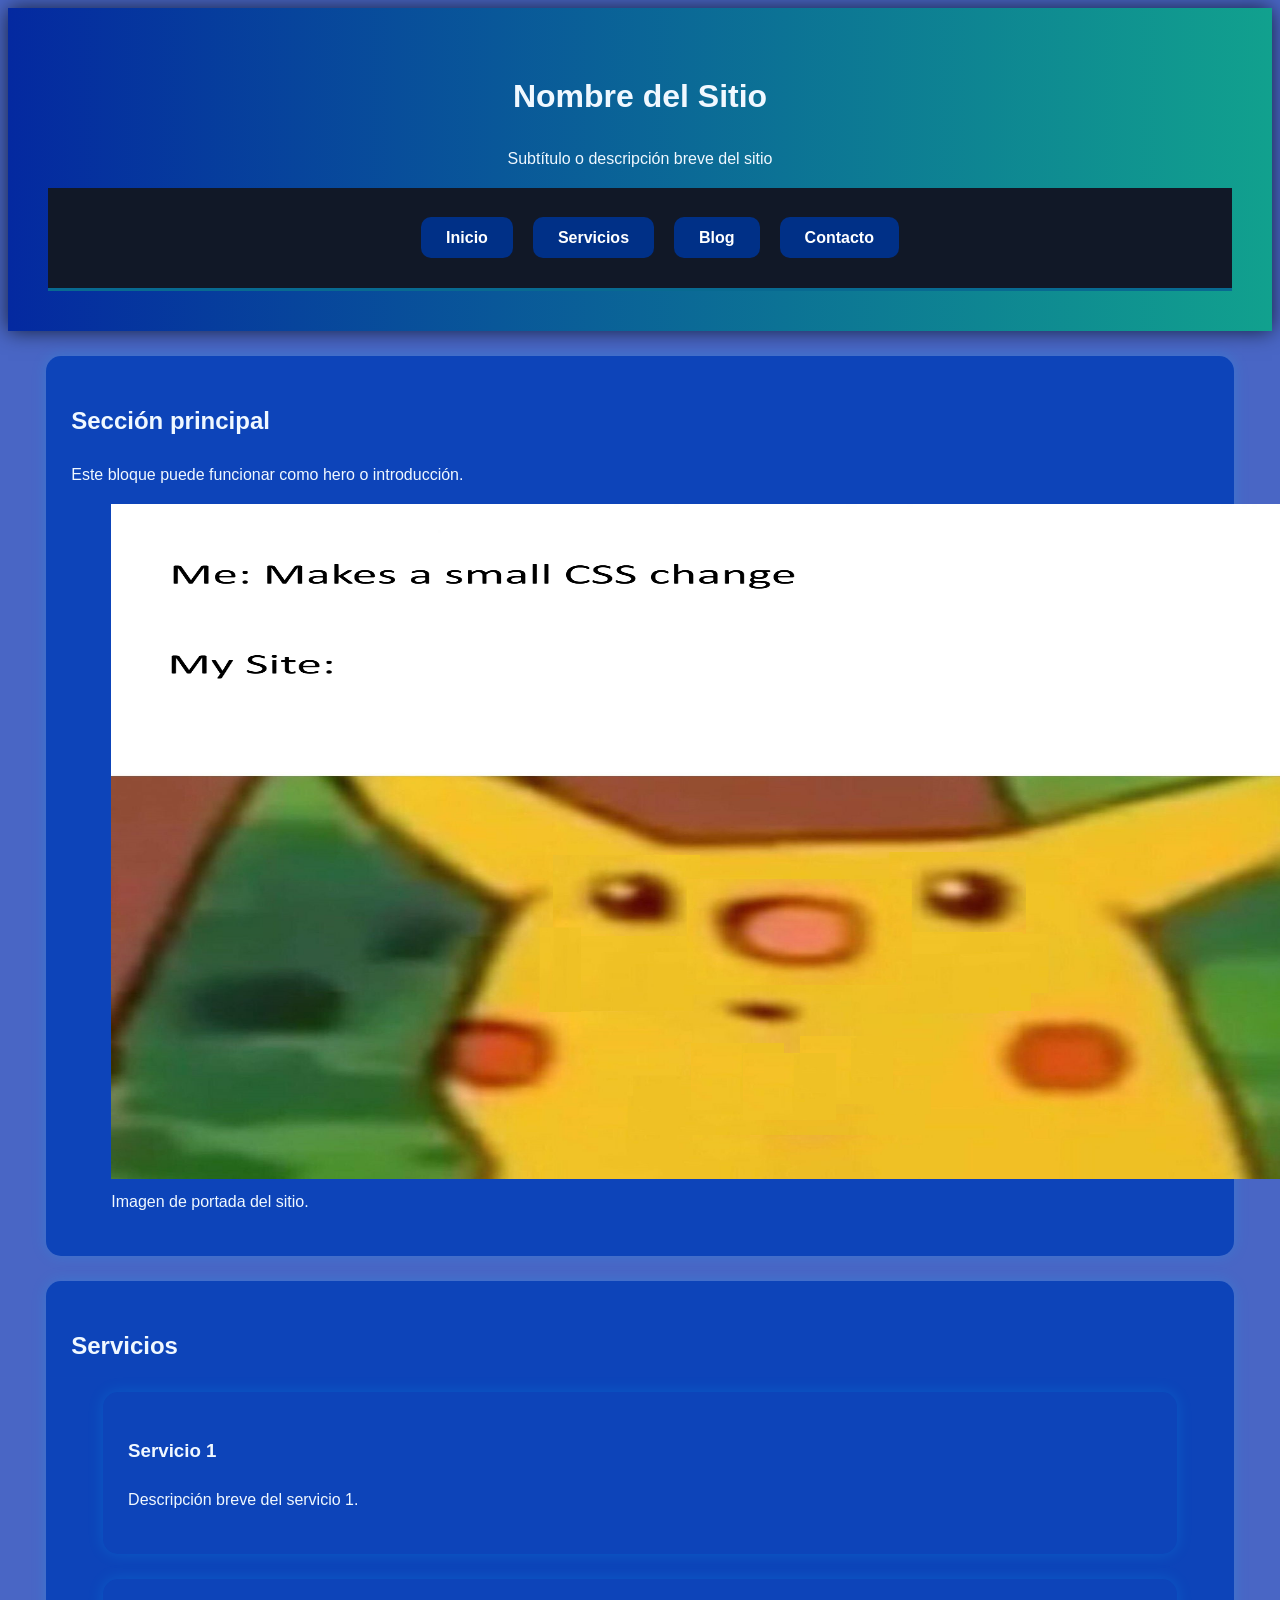
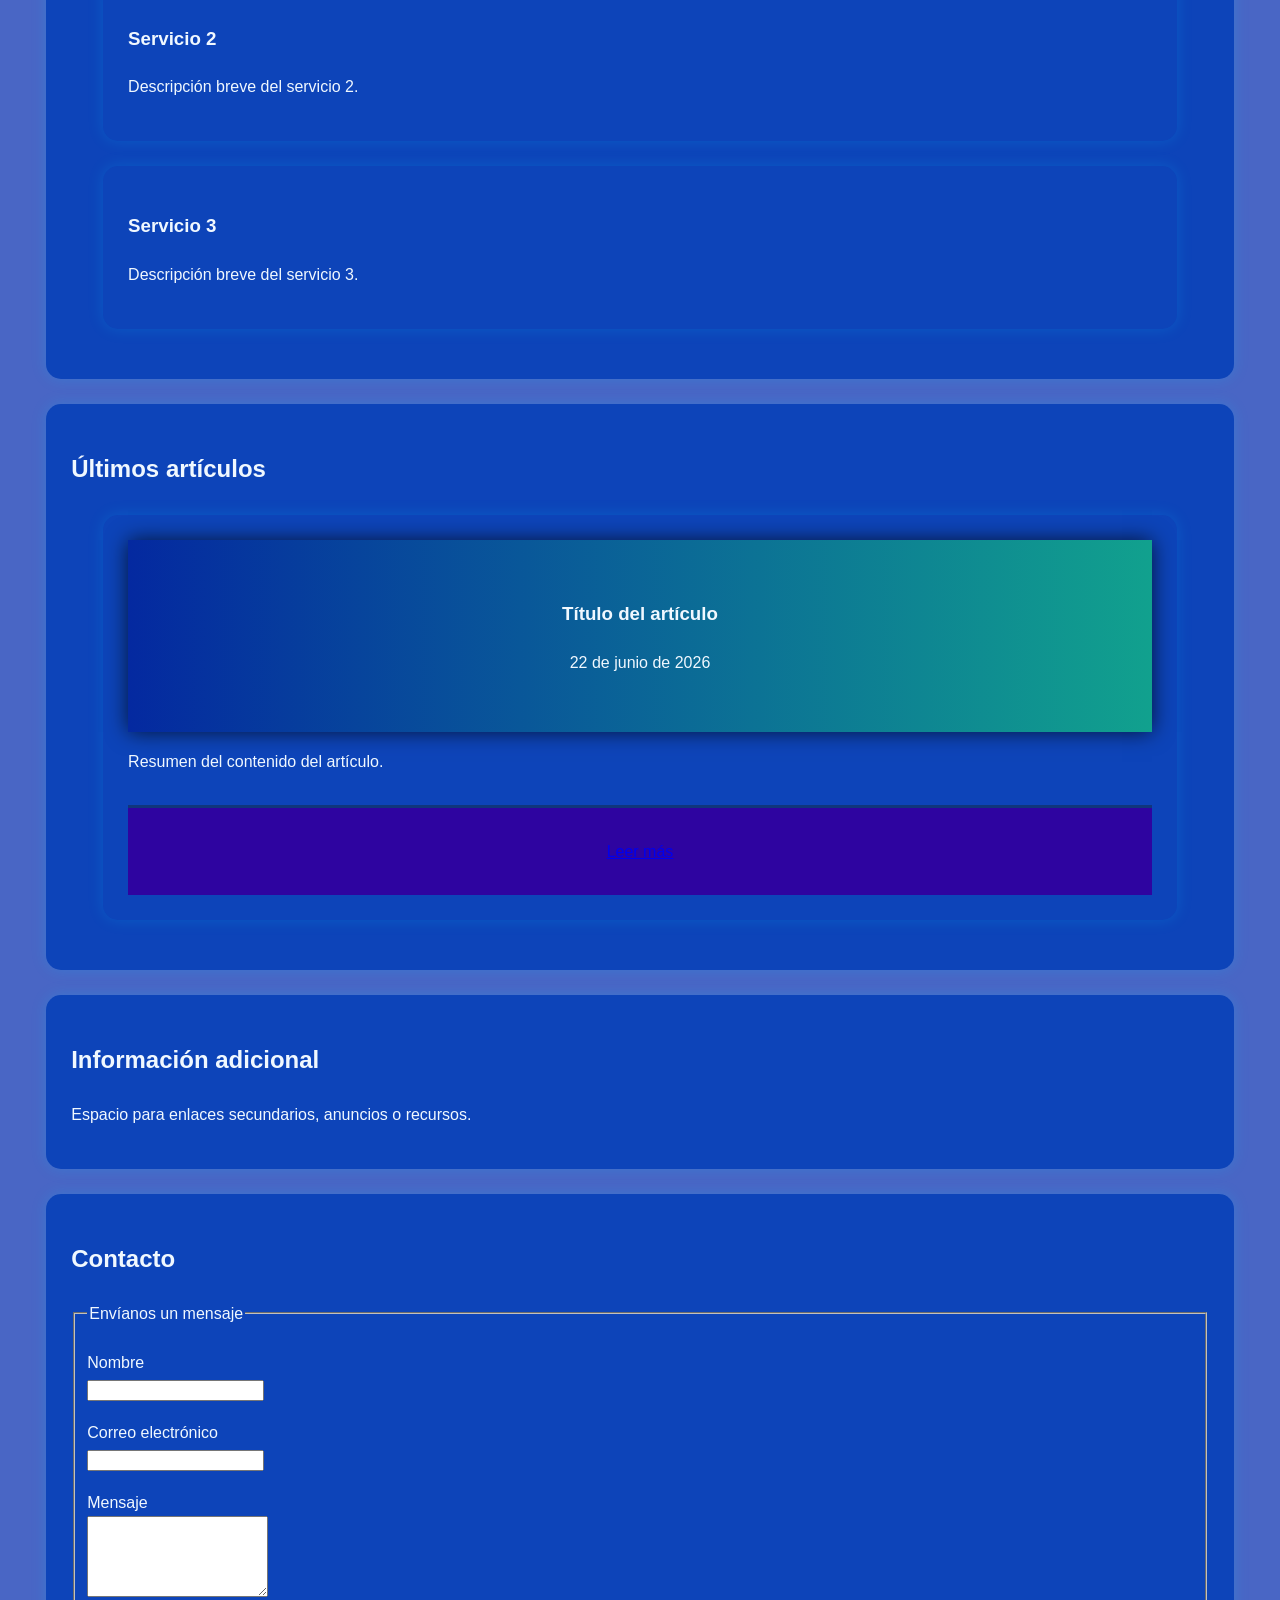
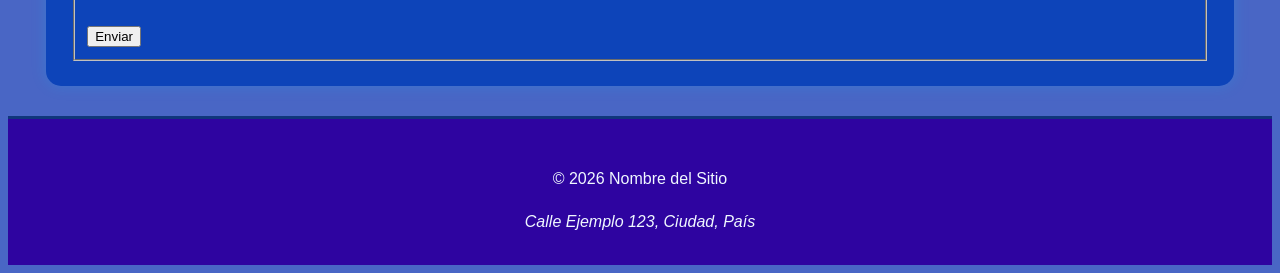
<file: actividadParticipacion1/index.html>
<!doctype html>
<html lang="es">
<head>
  <meta charset="utf-8">
  <meta name="viewport" content="width=device-width, initial-scale=1">
  <title>Actividad CSS - Estructura Semántica</title>
  <link rel="stylesheet" href="Sitio.css">
</head>
<body>
  <header>
    <h1>Nombre del Sitio</h1>
    <p>Subtítulo o descripción breve del sitio</p>

    <nav aria-label="Navegación principal">
      <ul>
        <li><a href="#inicio">Inicio</a></li>
        <li><a href="#servicios">Servicios</a></li>
        <li><a href="#blog">Blog</a></li>
        <li><a href="#contacto">Contacto</a></li>
      </ul>
    </nav>
  </header>

  <main>
    <section id="inicio" aria-labelledby="titulo-inicio">
      <h2 id="titulo-inicio">Sección principal</h2>
      <p>
        Este bloque puede funcionar como hero o introducción.
      </p>
      <figure>
        <img src="assets/img/hero-principal.png" alt="Imagen principal de ejemplo para la actividad" width="1200" height="675">
        <figcaption>Imagen de portada del sitio.</figcaption>
      </figure>
    </section>

    <section id="servicios" aria-labelledby="titulo-servicios">
      <h2 id="titulo-servicios">Servicios</h2>

      <article>
        <h3>Servicio 1</h3>
        <p>Descripción breve del servicio 1.</p>
      </article>

      <article>
        <h3>Servicio 2</h3>
        <p>Descripción breve del servicio 2.</p>
      </article>

      <article>
        <h3>Servicio 3</h3>
        <p>Descripción breve del servicio 3.</p>
      </article>
    </section>

    <section id="blog" aria-labelledby="titulo-blog">
      <h2 id="titulo-blog">Últimos artículos</h2>

      <article>
        <header>
          <h3>Título del artículo</h3>
          <p>
            <time datetime="2026-06-22">22 de junio de 2026</time>
          </p>
        </header>

        <p>
          Resumen del contenido del artículo.
        </p>

        <footer>
          <a href="#">Leer más</a>
        </footer>
      </article>
    </section>

    <aside aria-labelledby="titulo-aside">
      <h2 id="titulo-aside">Información adicional</h2>
      <p>
        Espacio para enlaces secundarios, anuncios o recursos.
      </p>
    </aside>

    <section id="contacto" aria-labelledby="titulo-contacto">
      <h2 id="titulo-contacto">Contacto</h2>

      <form action="#" method="post">
        <fieldset>
          <legend>Envíanos un mensaje</legend>

          <p>
            <label for="nombre">Nombre</label><br>
            <input id="nombre" name="nombre" type="text" required>
          </p>

          <p>
            <label for="correo">Correo electrónico</label><br>
            <input id="correo" name="correo" type="email" required>
          </p>

          <p>
            <label for="mensaje">Mensaje</label><br>
            <textarea id="mensaje" name="mensaje" rows="5" required></textarea>
          </p>

          <button type="submit">Enviar</button>
        </fieldset>
      </form>
    </section>
  </main>

  <footer>
    <p>&copy; 2026 Nombre del Sitio</p>
    <address>
      Calle Ejemplo 123, Ciudad, País
    </address>
  </footer>
</body>
</html>
</file>
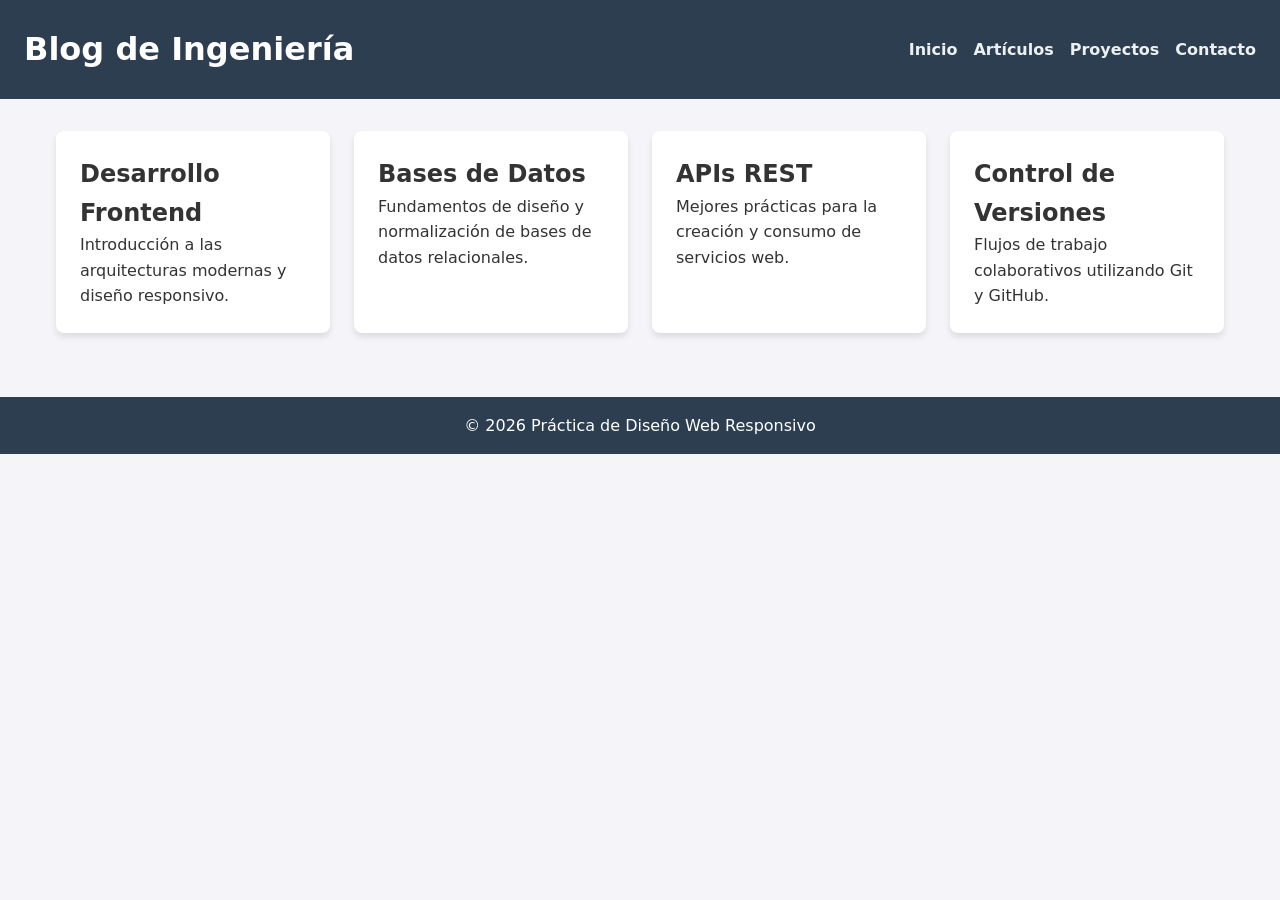
<file: Segundo Parcial/participacion4/index.html>
<!DOCTYPE html>
<html lang="es">
<head>
    <meta charset="UTF-8">
    <meta name="viewport" content="width=device-width, initial-scale=1.0">
    <title>Práctica: Media Queries</title>
    <link rel="stylesheet" href="assets/css/style.css">
</head>
<body>
    <header class="header">
        <h1>Blog de Ingeniería</h1>
        <nav class="nav">
            <ul>
                <li><a href="#">Inicio</a></li>
                <li><a href="#">Artículos</a></li>
                <li><a href="#">Proyectos</a></li>
                <li><a href="#">Contacto</a></li>
            </ul>
        </nav>
    </header>

    <main class="container">
        <section class="grid-articulos">
            <article class="card">
                <h2>Desarrollo Frontend</h2>
                <p>Introducción a las arquitecturas modernas y diseño responsivo.</p>
            </article>
            <article class="card">
                <h2>Bases de Datos</h2>
                <p>Fundamentos de diseño y normalización de bases de datos relacionales.</p>
            </article>
            <article class="card">
                <h2>APIs REST</h2>
                <p>Mejores prácticas para la creación y consumo de servicios web.</p>
            </article>
            <article class="card">
                <h2>Control de Versiones</h2>
                <p>Flujos de trabajo colaborativos utilizando Git y GitHub.</p>
            </article>
        </section>
    </main>

    <footer class="footer">
        <p>&copy; 2026 Práctica de Diseño Web Responsivo</p>
    </footer>
</body>
</html>
</file>
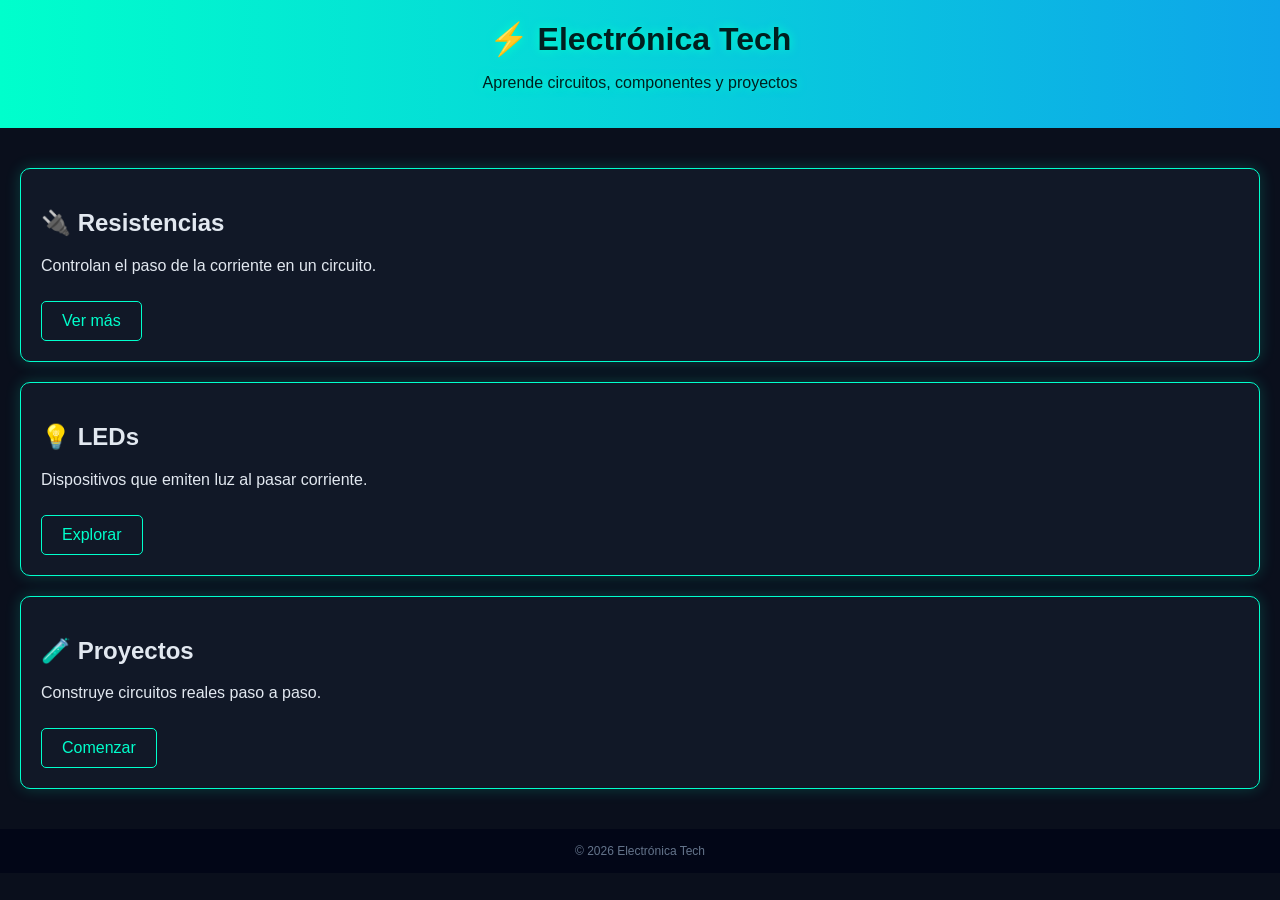
<file: Conocimiento.html>
<!DOCTYPE html>
<html lang="es">
<head>
  <meta charset="UTF-8">
  <title>Electrónica Tech</title>

  <style>
    body {
      margin: 0;
      font-family: 'Segoe UI', sans-serif;
      background: #0a0f1c;
      color: #e2e8f0;
    }

    header {
      background: linear-gradient(90deg, #00ffcc, #0ea5e9);
      padding: 20px;
      text-align: center;
      color: #001f1f;
      text-shadow: 0 0 10px #00ffcc;
    }

    h1 {
      margin: 0;
    }

    .container {
      padding: 20px;
    }

    .card {
      background: #111827;
      border: 1px solid #00ffcc;
      border-radius: 10px;
      padding: 20px;
      margin: 20px 0;
      box-shadow: 0 0 15px #00ffcc33;
      transition: 0.3s;
    }

    .card:hover {
      transform: scale(1.03);
      box-shadow: 0 0 25px #00ffcc;
    }

    .btn {
      display: inline-block;
      padding: 10px 20px;
      color: #00ffcc;
      border: 1px solid #00ffcc;
      border-radius: 5px;
      text-decoration: none;
      margin-top: 10px;
      transition: 0.3s;
    }

    .btn:hover {
      background: #00ffcc;
      color: #001f1f;
      box-shadow: 0 0 10px #00ffcc;
    }

    footer {
      text-align: center;
      padding: 15px;
      background: #020617;
      font-size: 12px;
      color: #64748b;
    }

  </style>
</head>

<body>

<header>
  <h1>⚡ Electrónica Tech</h1>
  <p>Aprende circuitos, componentes y proyectos</p>
</header>

<div class="container">

  <div class="card">
    <h2>🔌 Resistencias</h2>
    <p>Controlan el paso de la corriente en un circuito.</p>
    <a href="#" class="btn">Ver más</a>
  </div>

  <div class="card">
    <h2>💡 LEDs</h2>
    <p>Dispositivos que emiten luz al pasar corriente.</p>
    <a href="#" class="btn">Explorar</a>
  </div>

  <div class="card">
    <h2>🧪 Proyectos</h2>
    <p>Construye circuitos reales paso a paso.</p>
    <a href="#" class="btn">Comenzar</a>
  </div>

</div>

<footer>
  © 2026 Electrónica Tech
</footer>

</body>
</html>
</file>
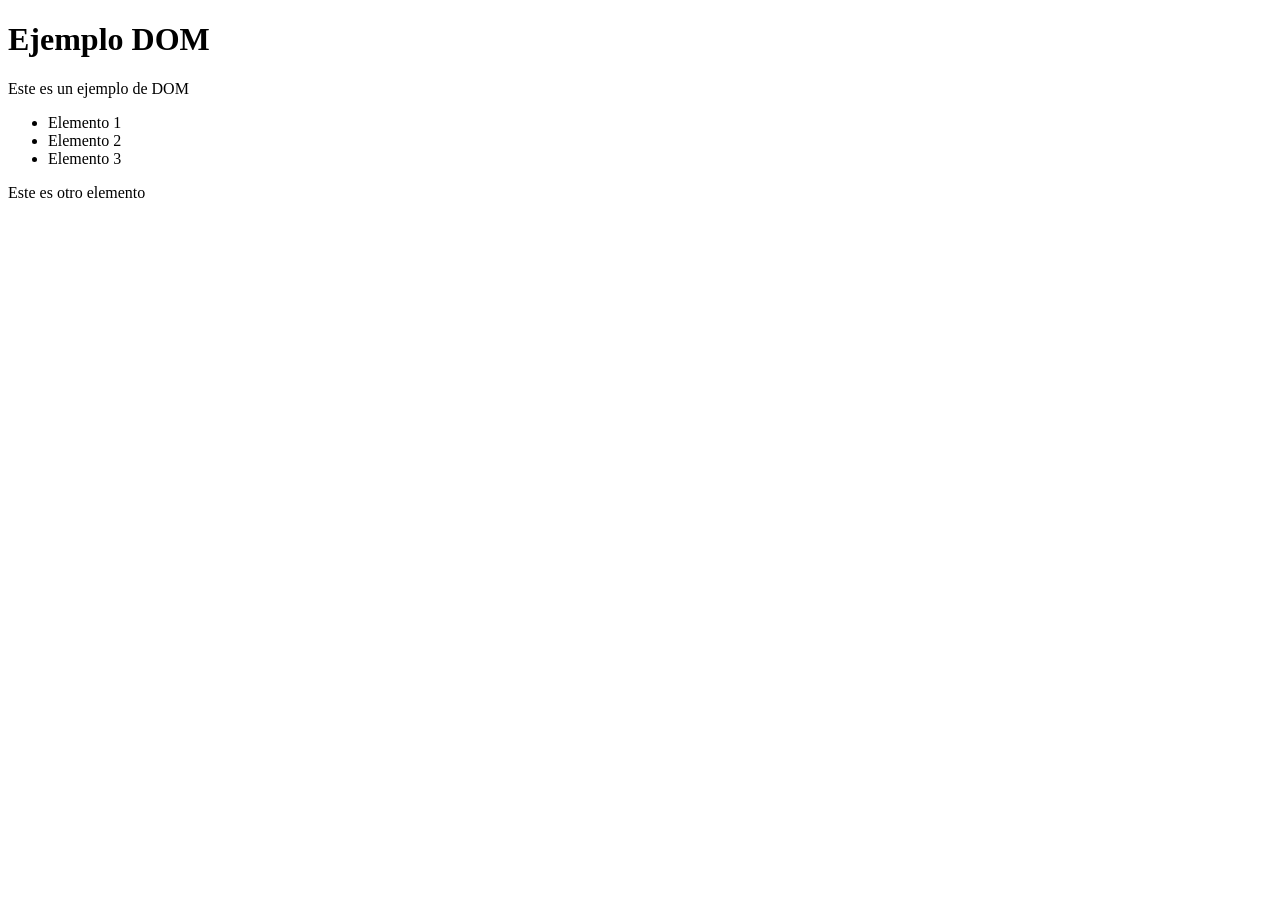
<file: EjemploDOM.html>
<!DOCTYPE html>
<html lang="en">
<head>
    <meta charset="UTF-8">
    <meta name="viewport" content="width=device-width, initial-scale=1.0">
    <title>Ejemplo DOM</title>
</head>
<body>
    <div>
        <h1>Ejemplo DOM</h1>
        <p>Este es un ejemplo de DOM</p>
        <div>
            <ul>
                <li>Elemento 1</li>
                <li>Elemento 2</li>
                <li>Elemento 3</li>
            </ul>
        </div>
    </div>
    <div>
        <p>Este es otro elemento</p>
    </div>
</body>
</html>
</file>
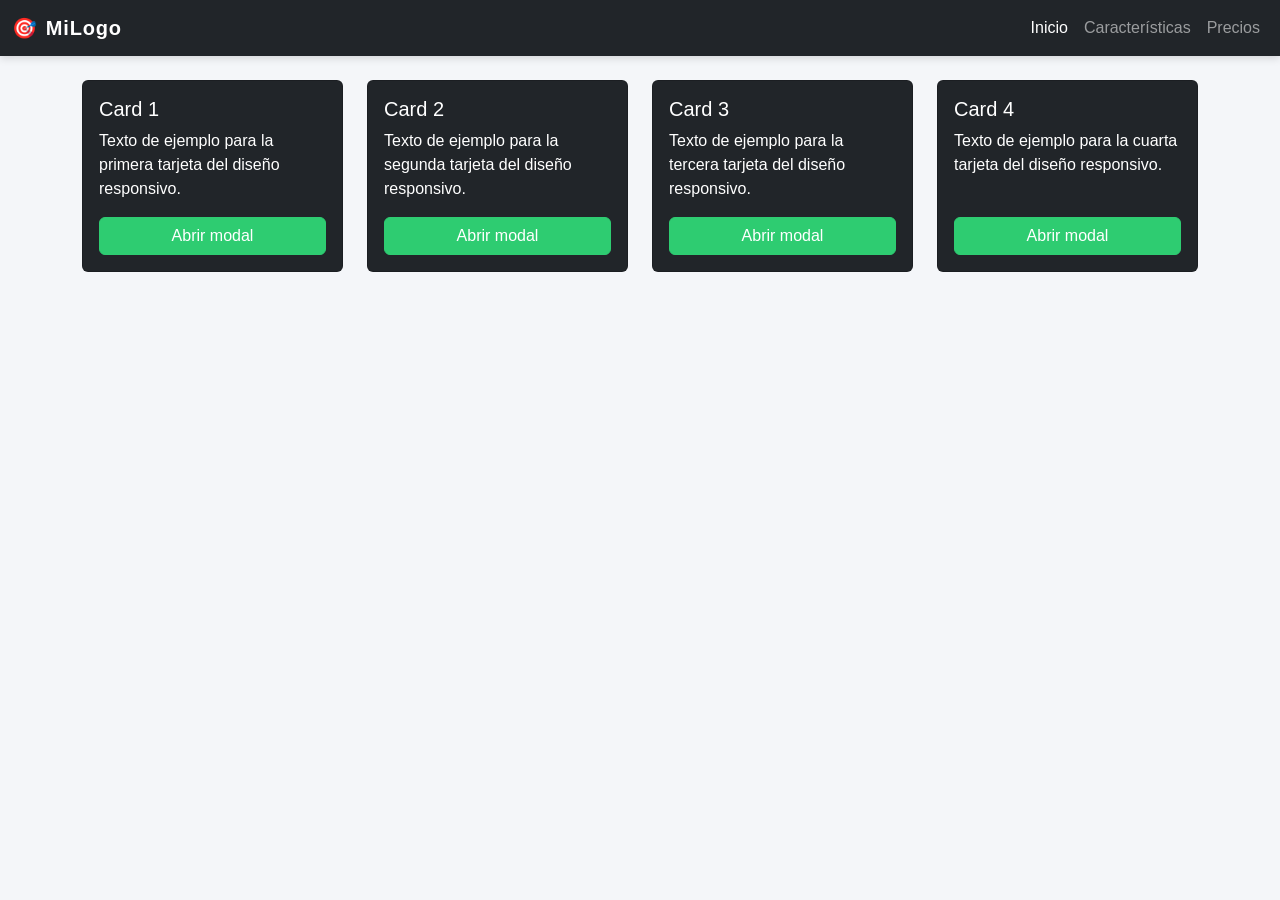
<file: Examen/Boot.html>
<!DOCTYPE html>
<html lang="en">
<head>
    <meta charset="UTF-8">
    <meta name="viewport" content="width=device-width, initial-scale=1.0">
    <title>Personalización</title>
    <link href="https://cdn.jsdelivr.net/npm/bootstrap@5.3.0/dist/css/bootstrap.min.css" rel="stylesheet">
    <link rel="stylesheet" href="Boot.css">
</head>
<body>
    <nav class="navbar navbar-expand-lg navbar-dark bg-dark">
        <div class="container-fluid">
            <a class="navbar-brand d-flex align-items-center" href="#">
                <span class="me-2">🎯</span>
                <span>MiLogo</span>
            </a>
            <button class="navbar-toggler" type="button" data-bs-toggle="collapse" data-bs-target="#navbarNav" aria-controls="navbarNav" aria-expanded="false" aria-label="Toggle navigation">
                <span class="navbar-toggler-icon"></span>
            </button>
            <div class="collapse navbar-collapse" id="navbarNav">
                <ul class="navbar-nav ms-auto">
                    <li class="nav-item">
                        <a class="nav-link active" aria-current="page" href="#">Inicio</a>
                    </li>
                    <li class="nav-item">
                        <a class="nav-link" href="#">Características</a>
                    </li>
                    <li class="nav-item">
                        <a class="nav-link" href="#">Precios</a>
                    </li>
                </ul>
            </div>
        </div>
    </nav>

    <main class="container mt-4">
        <div class="row">
            <div class="col-12 col-sm-6 col-lg-3 mb-4">
                <div class="card h-100 text-white bg-dark">
                    <div class="card-body d-flex flex-column">
                        <h5 class="card-title">Card 1</h5>
                        <p class="card-text">Texto de ejemplo para la primera tarjeta del diseño responsivo.</p>
                        <button type="button" class="btn btn-primary mt-auto" data-bs-toggle="modal" data-bs-target="#exampleModal1">Abrir modal</button>
                    </div>
                </div>
            </div>
            <div class="col-12 col-sm-6 col-lg-3 mb-4">
                <div class="card h-100 text-white bg-dark">
                    <div class="card-body d-flex flex-column">
                        <h5 class="card-title">Card 2</h5>
                        <p class="card-text">Texto de ejemplo para la segunda tarjeta del diseño responsivo.</p>
                        <button type="button" class="btn btn-primary mt-auto" data-bs-toggle="modal" data-bs-target="#exampleModal2">Abrir modal</button>
                    </div>
                </div>
            </div>
            <div class="col-12 col-sm-6 col-lg-3 mb-4">
                <div class="card h-100 text-white bg-dark">
                    <div class="card-body d-flex flex-column">
                        <h5 class="card-title">Card 3</h5>
                        <p class="card-text">Texto de ejemplo para la tercera tarjeta del diseño responsivo.</p>
                        <button type="button" class="btn btn-primary mt-auto" data-bs-toggle="modal" data-bs-target="#exampleModal3">Abrir modal</button>
                    </div>
                </div>
            </div>
            <div class="col-12 col-sm-6 col-lg-3 mb-4">
                <div class="card h-100 text-white bg-dark">
                    <div class="card-body d-flex flex-column">
                        <h5 class="card-title">Card 4</h5>
                        <p class="card-text">Texto de ejemplo para la cuarta tarjeta del diseño responsivo.</p>
                        <button type="button" class="btn btn-primary mt-auto" data-bs-toggle="modal" data-bs-target="#exampleModal4">Abrir modal</button>
                    </div>
                </div>
            </div>
        </div>
    </main>

    <div class="modal fade" id="exampleModal1" tabindex="-1" aria-labelledby="exampleModalLabel1" aria-hidden="true">
        <div class="modal-dialog">
            <div class="modal-content">
                <div class="modal-header">
                    <h5 class="modal-title" id="exampleModalLabel1">Modal 1</h5>
                    <button type="button" class="btn-close" data-bs-dismiss="modal" aria-label="Close"></button>
                </div>
                <div class="modal-body">
                    Este es el contenido del primer modal funcional de Bootstrap.
                </div>
            </div>
        </div>
    </div>
    <div class="modal fade" id="exampleModal2" tabindex="-1" aria-labelledby="exampleModalLabel2" aria-hidden="true">
        <div class="modal-dialog">
            <div class="modal-content">
                <div class="modal-header">
                    <h5 class="modal-title" id="exampleModalLabel2">Modal 2</h5>
                    <button type="button" class="btn-close" data-bs-dismiss="modal" aria-label="Close"></button>
                </div>
                <div class="modal-body">
                    Este es el contenido del segundo modal funcional de Bootstrap.
                </div>
            </div>
        </div>
    </div>
    <div class="modal fade" id="exampleModal3" tabindex="-1" aria-labelledby="exampleModalLabel3" aria-hidden="true">
        <div class="modal-dialog">
            <div class="modal-content">
                <div class="modal-header">
                    <h5 class="modal-title" id="exampleModalLabel3">Modal 3</h5>
                    <button type="button" class="btn-close" data-bs-dismiss="modal" aria-label="Close"></button>
                </div>
                <div class="modal-body">
                    Este es el contenido del tercer modal funcional de Bootstrap.
                </div>
            </div>
        </div>
    </div>
    <div class="modal fade" id="exampleModal4" tabindex="-1" aria-labelledby="exampleModalLabel4" aria-hidden="true">
        <div class="modal-dialog">
            <div class="modal-content">
                <div class="modal-header">
                    <h5 class="modal-title" id="exampleModalLabel4">Modal 4</h5>
                    <button type="button" class="btn-close" data-bs-dismiss="modal" aria-label="Close"></button>
                </div>
                <div class="modal-body">
                    Este es el contenido del cuarto modal funcional de Bootstrap.
                </div>
            </div>
        </div>
    </div>

    <script src="https://cdn.jsdelivr.net/npm/bootstrap@5.3.0/dist/js/bootstrap.bundle.min.js"></script>
</body>
</html>
</file>
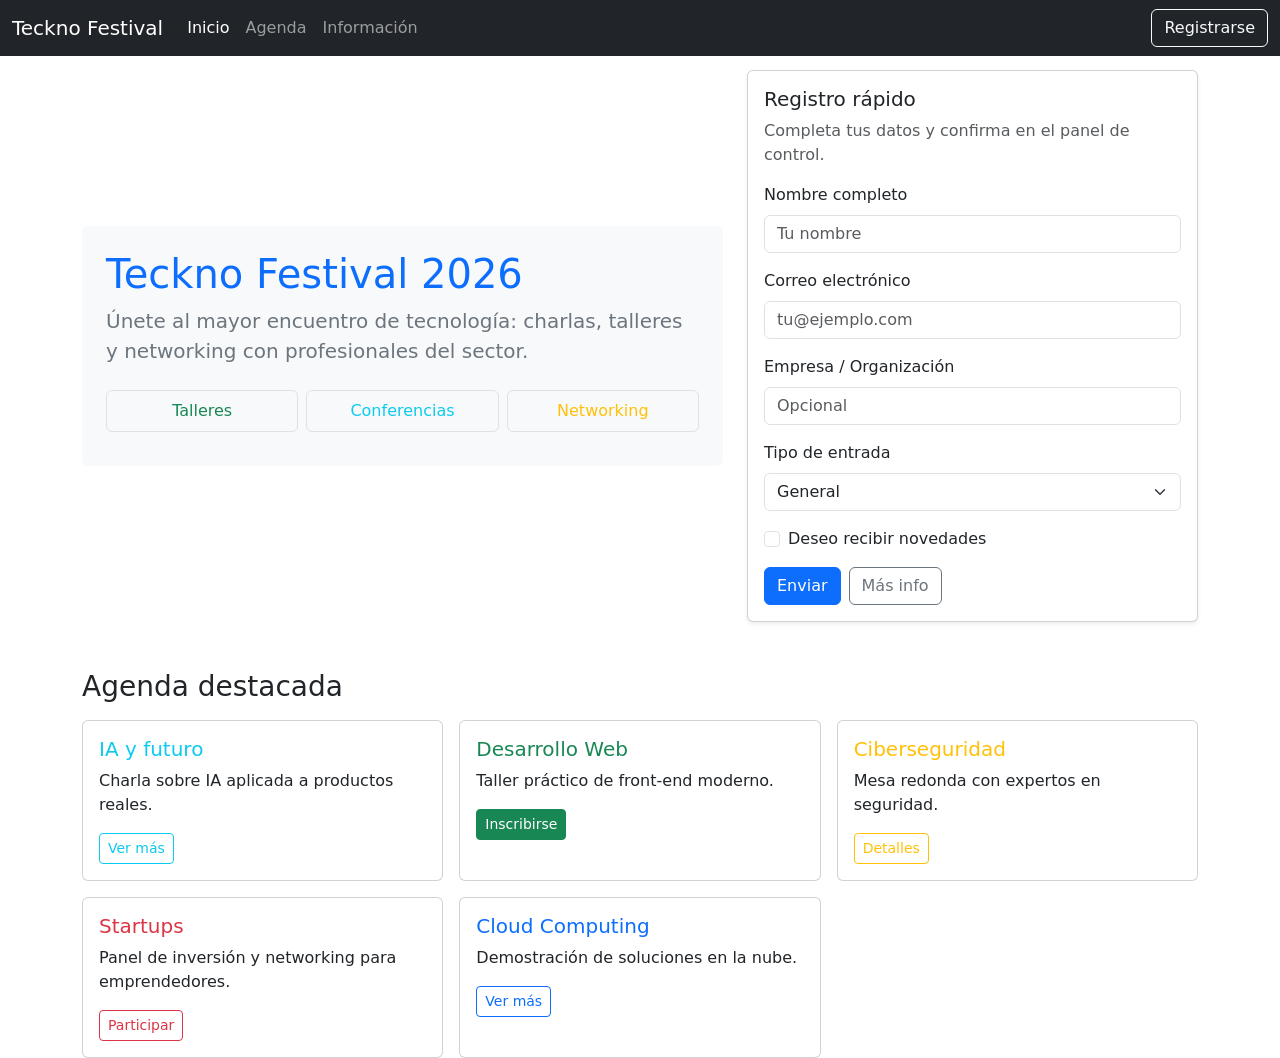
<file: Segundo Parcial/Participacion3/Boot.html>
<!DOCTYPE html>
<html lang="en">
<head>
    <meta charset="UTF-8">
    <meta name="viewport" content="width=device-width, initial-scale=1.0">
    <title>Teckno Festival</title>
        <link href="https://cdn.jsdelivr.net/npm/bootstrap@5.3.2/dist/css/bootstrap.min.css" rel="stylesheet">
        <style>
                body { padding-top: 70px; }
                .hero { min-height: 240px; }
        </style>
</head>
<body>
        <!-- Navbar -->
        <nav class="navbar navbar-expand-lg navbar-dark bg-dark fixed-top">
            <div class="container-fluid">
                <a class="navbar-brand" href="#">Teckno Festival</a>
                <button class="navbar-toggler" type="button" data-bs-toggle="collapse" data-bs-target="#navbarNav" aria-controls="#navbarNav" aria-expanded="false" aria-label="Toggle navigation">
                    <span class="navbar-toggler-icon"></span>
                </button>
                <div class="collapse navbar-collapse" id="navbarNav">
                    <ul class="navbar-nav me-auto mb-2 mb-lg-0">
                        <li class="nav-item">
                            <a class="nav-link active" aria-current="page" href="#">Inicio</a>
                        </li>
                        <li class="nav-item">
                            <a class="nav-link" href="#agenda">Agenda</a>
                        </li>
                        <li class="nav-item">
                            <a class="nav-link" href="#Info">Información</a>
                        </li>
                    </ul>
                    <button class="btn btn-outline-light" data-bs-toggle="modal" data-bs-target="#registerModal">Registrarse</button>
                </div>
            </div>
        </nav>

        <main class="container">
            <div class="row g-4 align-items-center">
                <div class="col-lg-7">
                    <div class="p-4 bg-light rounded hero">
                        <h1 class="text-primary">Teckno Festival 2026</h1>
                        <p class="text-secondary fs-5">Únete al mayor encuentro de tecnología: charlas, talleres y networking con profesionales del sector.</p>
                        <div class="row row-cols-1 row-cols-md-3 g-2 mt-3">
                            <div class="col"><div class="p-2 border rounded text-center text-success">Talleres</div></div>
                            <div class="col"><div class="p-2 border rounded text-center text-info">Conferencias</div></div>
                            <div class="col"><div class="p-2 border rounded text-center text-warning">Networking</div></div>
                        </div>
                    </div>
                </div>
                <div class="col-lg-5">
                    <!-- Card con formulario de registro -->
                    <div class="card shadow-sm">
                        <div class="card-body">
                            <h5 class="card-title text-dark">Registro rápido</h5>
                            <p class="card-text text-muted">Completa tus datos y confirma en el panel de control.</p>
                            <form id="regForm">
                                <div class="mb-3">
                                    <label for="name" class="form-label">Nombre completo</label>
                                    <input type="text" class="form-control" id="name" placeholder="Tu nombre" required>
                                </div>
                                <div class="mb-3">
                                    <label for="email" class="form-label">Correo electrónico</label>
                                    <input type="email" class="form-control" id="email" placeholder="tu@ejemplo.com" required>
                                </div>
                                <div class="mb-3">
                                    <label for="company" class="form-label">Empresa / Organización</label>
                                    <input type="text" class="form-control" id="company" placeholder="Opcional">
                                </div>
                                <div class="mb-3">
                                    <label for="ticket" class="form-label">Tipo de entrada</label>
                                    <select id="ticket" class="form-select">
                                        <option value="general">General</option>
                                        <option value="student">Estudiante</option>
                                        <option value="vip">VIP</option>
                                    </select>
                                </div>
                                <div class="mb-3 form-check">
                                    <input type="checkbox" class="form-check-input" id="news">
                                    <label class="form-check-label" for="news">Deseo recibir novedades</label>
                                </div>
                                <div class="d-flex gap-2">
                                    <button type="submit" class="btn btn-primary">Enviar</button>
                                    <button type="button" class="btn btn-outline-secondary" data-bs-toggle="modal" data-bs-target="#infoModal">Más info</button>
                                </div>
                            </form>
                        </div>
                    </div>
                </div>
            </div>

            <section id="agenda" class="mt-5">
                <h3 class="text-dark mb-3">Agenda destacada</h3>
                <div class="row row-cols-1 row-cols-md-3 g-3">
                    <div class="col">
                        <div class="card h-100">
                            <div class="card-body">
                                <h5 class="card-title text-info">IA y futuro</h5>
                                <p class="card-text">Charla sobre IA aplicada a productos reales.</p>
                                <a href="#" class="btn btn-sm btn-outline-info">Ver más</a>
                            </div>
                        </div>
                    </div>
                    <div class="col">
                        <div class="card h-100">
                            <div class="card-body">
                                <h5 class="card-title text-success">Desarrollo Web</h5>
                                <p class="card-text">Taller práctico de front-end moderno.</p>
                                <a href="#" class="btn btn-sm btn-success">Inscribirse</a>
                            </div>
                        </div>
                    </div>
                    <div class="col">
                        <div class="card h-100">
                            <div class="card-body">
                                <h5 class="card-title text-warning">Ciberseguridad</h5>
                                <p class="card-text">Mesa redonda con expertos en seguridad.</p>
                                <a href="#" class="btn btn-sm btn-outline-warning">Detalles</a>
                            </div>
                        </div>
                    </div>
                    <div class="col">
                        <div class="card h-100">
                            <div class="card-body">
                                <h5 class="card-title text-danger">Startups</h5>
                                <p class="card-text">Panel de inversión y networking para emprendedores.</p>
                                <a href="#" class="btn btn-sm btn-outline-danger">Participar</a>
                            </div>
                        </div>
                    </div>
                    <div class="col">
                        <div class="card h-100">
                            <div class="card-body">
                                <h5 class="card-title text-primary">Cloud Computing</h5>
                                <p class="card-text">Demostración de soluciones en la nube.</p>
                                <a href="#" class="btn btn-sm btn-outline-primary">Ver más</a>
                            </div>
                        </div>
                    </div>
                </div>
            </section>
        </main>

        <div class="modal fade" id="confirmModal" tabindex="-1" aria-labelledby="confirmModalLabel" aria-hidden="true">
            <div class="modal-dialog modal-dialog-centered">
                <div class="modal-content">
                    <div class="modal-header">
                        <h5 class="modal-title" id="confirmModalLabel">Confirmación de registro</h5>
                        <button type="button" class="btn-close" data-bs-dismiss="modal" aria-label="Close"></button>
                    </div>
                    <div class="modal-body">
                        <p id="confirmBody">Revisa tus datos antes de confirmar.</p>
                    </div>
                    <div class="modal-footer">
                        <button type="button" class="btn btn-secondary" data-bs-dismiss="modal">Volver</button>
                        <button type="button" class="btn btn-primary" id="confirmBtn">Confirmar registro</button>
                    </div>
                </div>
            </div>
        </div>

        <div class="modal fade" id="infoModal" tabindex="-1" aria-labelledby="infoModalLabel" aria-hidden="true">
            <div class="modal-dialog">
                <div class="modal-content">
                    <div class="modal-header">
                        <h5 class="modal-title" id="infoModalLabel">Información del evento</h5>
                        <button type="button" class="btn-close" data-bs-dismiss="modal" aria-label="Close"></button>
                    </div>
                    <div class="modal-body">
                        <p>El Teckno Festival reúne a desarrolladores, startups y empresas tecnológicas. Fecha: 10-12 Noviembre 2026.</p>
                    </div>
                    <div class="modal-footer">
                        <button type="button" class="btn btn-secondary" data-bs-dismiss="modal">Cerrar</button>
                    </div>
                </div>
            </div>
        </div>

        <script src="https://cdn.jsdelivr.net/npm/bootstrap@5.3.2/dist/js/bootstrap.bundle.min.js"></script>
        <script>
            const regForm = document.getElementById('regForm');
            regForm.addEventListener('submit', function(e){
                e.preventDefault();
                const name = document.getElementById('name').value || '(no indicado)';
                const email = document.getElementById('email').value || '(no indicado)';
                const company = document.getElementById('company').value || '(no indicado)';
                const ticket = document.getElementById('ticket').value;
                const news = document.getElementById('news').checked ? 'Sí' : 'No';
                const body = `Nombre: ${name}<br>Correo: ${email}<br>Empresa: ${company}<br>Entrada: ${ticket}<br>Recibe novedades: ${news}`;
                document.getElementById('confirmBody').innerHTML = body;
                const confirmModal = new bootstrap.Modal(document.getElementById('confirmModal'));
                confirmModal.show();
            });

            document.getElementById('confirmBtn').addEventListener('click', function(){
                const confirmModalEl = document.getElementById('confirmModal');
                const modal = bootstrap.Modal.getInstance(confirmModalEl);
                modal.hide();
                alert('¡Registro confirmado! Gracias por registrarte.');
                regForm.reset();
            });
        </script>
</body>
</html>
</file>
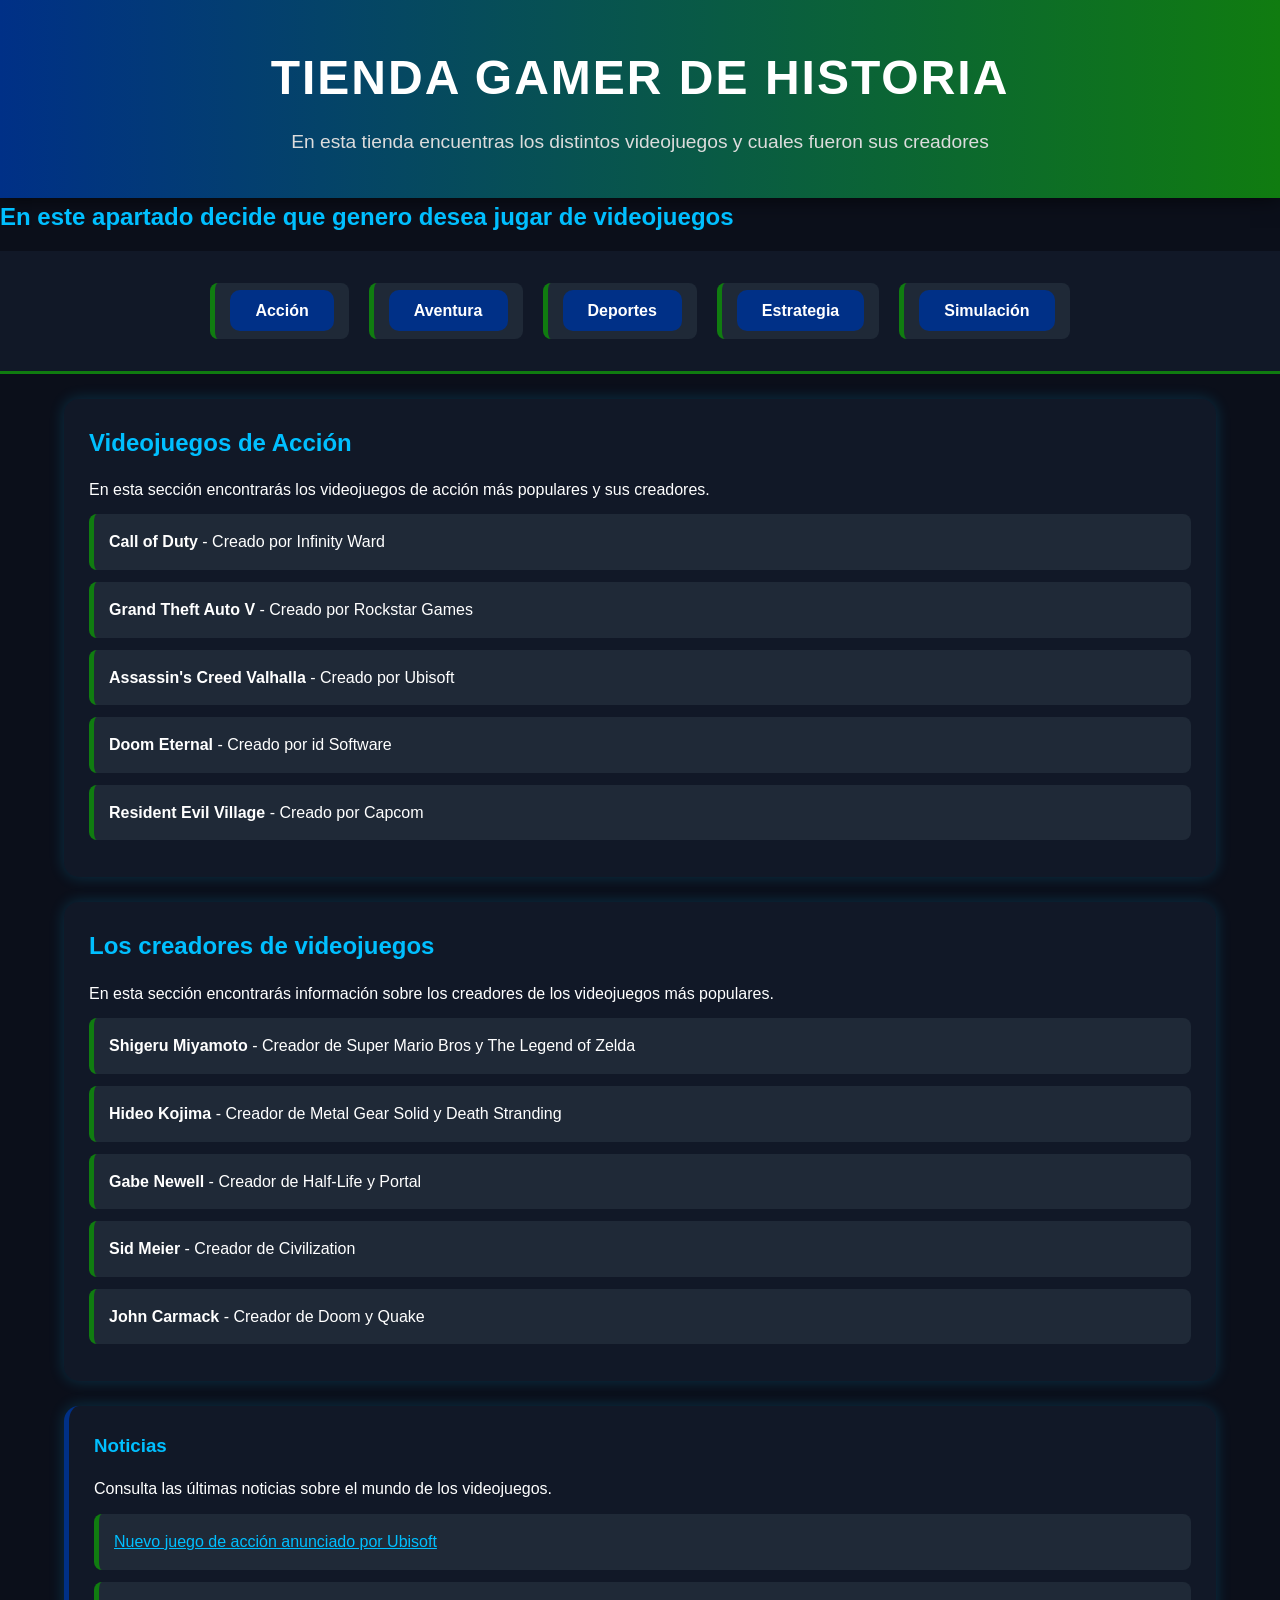
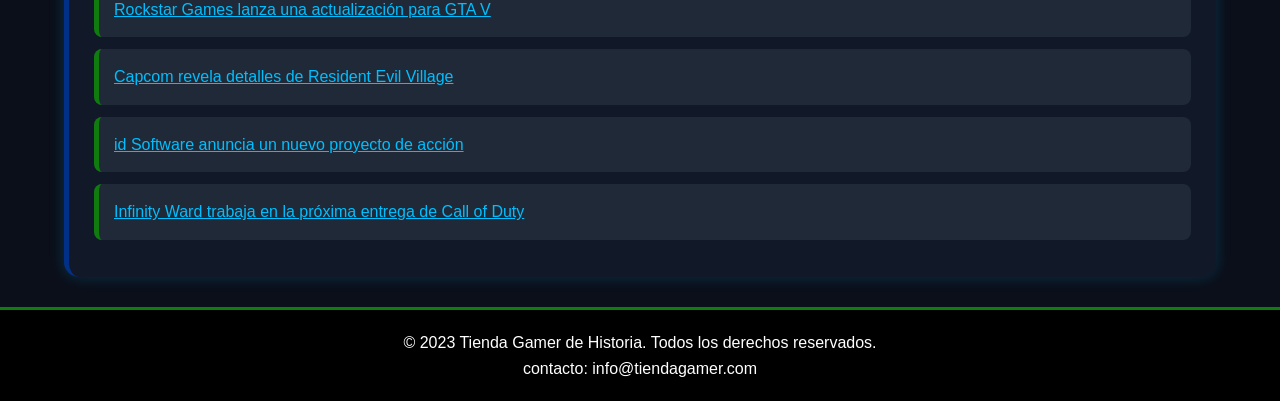
<file: Primer Parcial/Tareas/Tarea 4/DPW_Parcial1_T1_Pedro_Pérez.html>
<!DOCTYPE html>
<html lang="en">
<head>
    <meta charset="UTF-8">
    <meta name="viewport" content="width=device-width, initial-scale=1.0">
    <title>Tienda de Historia de Videojuegos</title>
    <link rel="stylesheet" href="Gamer.css">
</head>
<body>
    <header>
        <h1>Tienda Gamer de Historia</h1>
        <p>En esta tienda encuentras los distintos videojuegos y cuales fueron sus creadores</p>
    </header>
    <h2>En este apartado decide que genero desea jugar de videojuegos</h2>
    <nav>
        <ul>
            <li><a href="Accion.html">Acción</a></li>
            <li><a href="Aventura.html">Aventura</a></li>
            <li><a href="Deportes.html">Deportes</a></li>
            <li><a href="Estrategia.html">Estrategia</a></li>
            <li><a href="Simulacion.html">Simulación</a></li>
        </ul>
    </nav>
    <section>
        <h2>Videojuegos de Acción</h2>
        <p>En esta sección encontrarás los videojuegos de acción más populares y sus creadores.</p>
        <ul>
            <li><strong>Call of Duty</strong> - Creado por Infinity Ward</li>
            <li><strong>Grand Theft Auto V</strong> - Creado por Rockstar Games</li>
            <li><strong>Assassin's Creed Valhalla</strong> - Creado por Ubisoft</li>
            <li><strong>Doom Eternal</strong> - Creado por id Software</li>
            <li><strong>Resident Evil Village</strong> - Creado por Capcom</li>
        </ul>
    </section>
    <article>
        <h2>Los creadores de videojuegos</h2>
        <p>En esta sección encontrarás información sobre los creadores de los videojuegos más populares.</p>
        <ul>
            <li><strong>Shigeru Miyamoto</strong> - Creador de Super Mario Bros y The Legend of Zelda</li>
            <li><strong>Hideo Kojima</strong> - Creador de Metal Gear Solid y Death Stranding</li>
            <li><strong>Gabe Newell</strong> - Creador de Half-Life y Portal</li>
            <li><strong>Sid Meier</strong> - Creador de Civilization</li>
            <li><strong>John Carmack</strong> - Creador de Doom y Quake</li>
        </ul>
    </article>
    <aside>
        <h3>Noticias</h3>
        <p>Consulta las últimas noticias sobre el mundo de los videojuegos.</p>
        <ul>
            <li><a href="#">Nuevo juego de acción anunciado por Ubisoft</a></li>
            <li><a href="#">Rockstar Games lanza una actualización para GTA V</a></li>
            <li><a href="#">Capcom revela detalles de Resident Evil Village</a></li>
            <li><a href="#">id Software anuncia un nuevo proyecto de acción</a></li>
            <li><a href="#">Infinity Ward trabaja en la próxima entrega de Call of Duty</a></li>
        </ul>
    </aside>
    <footer>
        <p>&copy; 2023 Tienda Gamer de Historia. Todos los derechos reservados.</p>
        <p>contacto: info@tiendagamer.com</p>
    </footer>
</body>
</html>
</file>
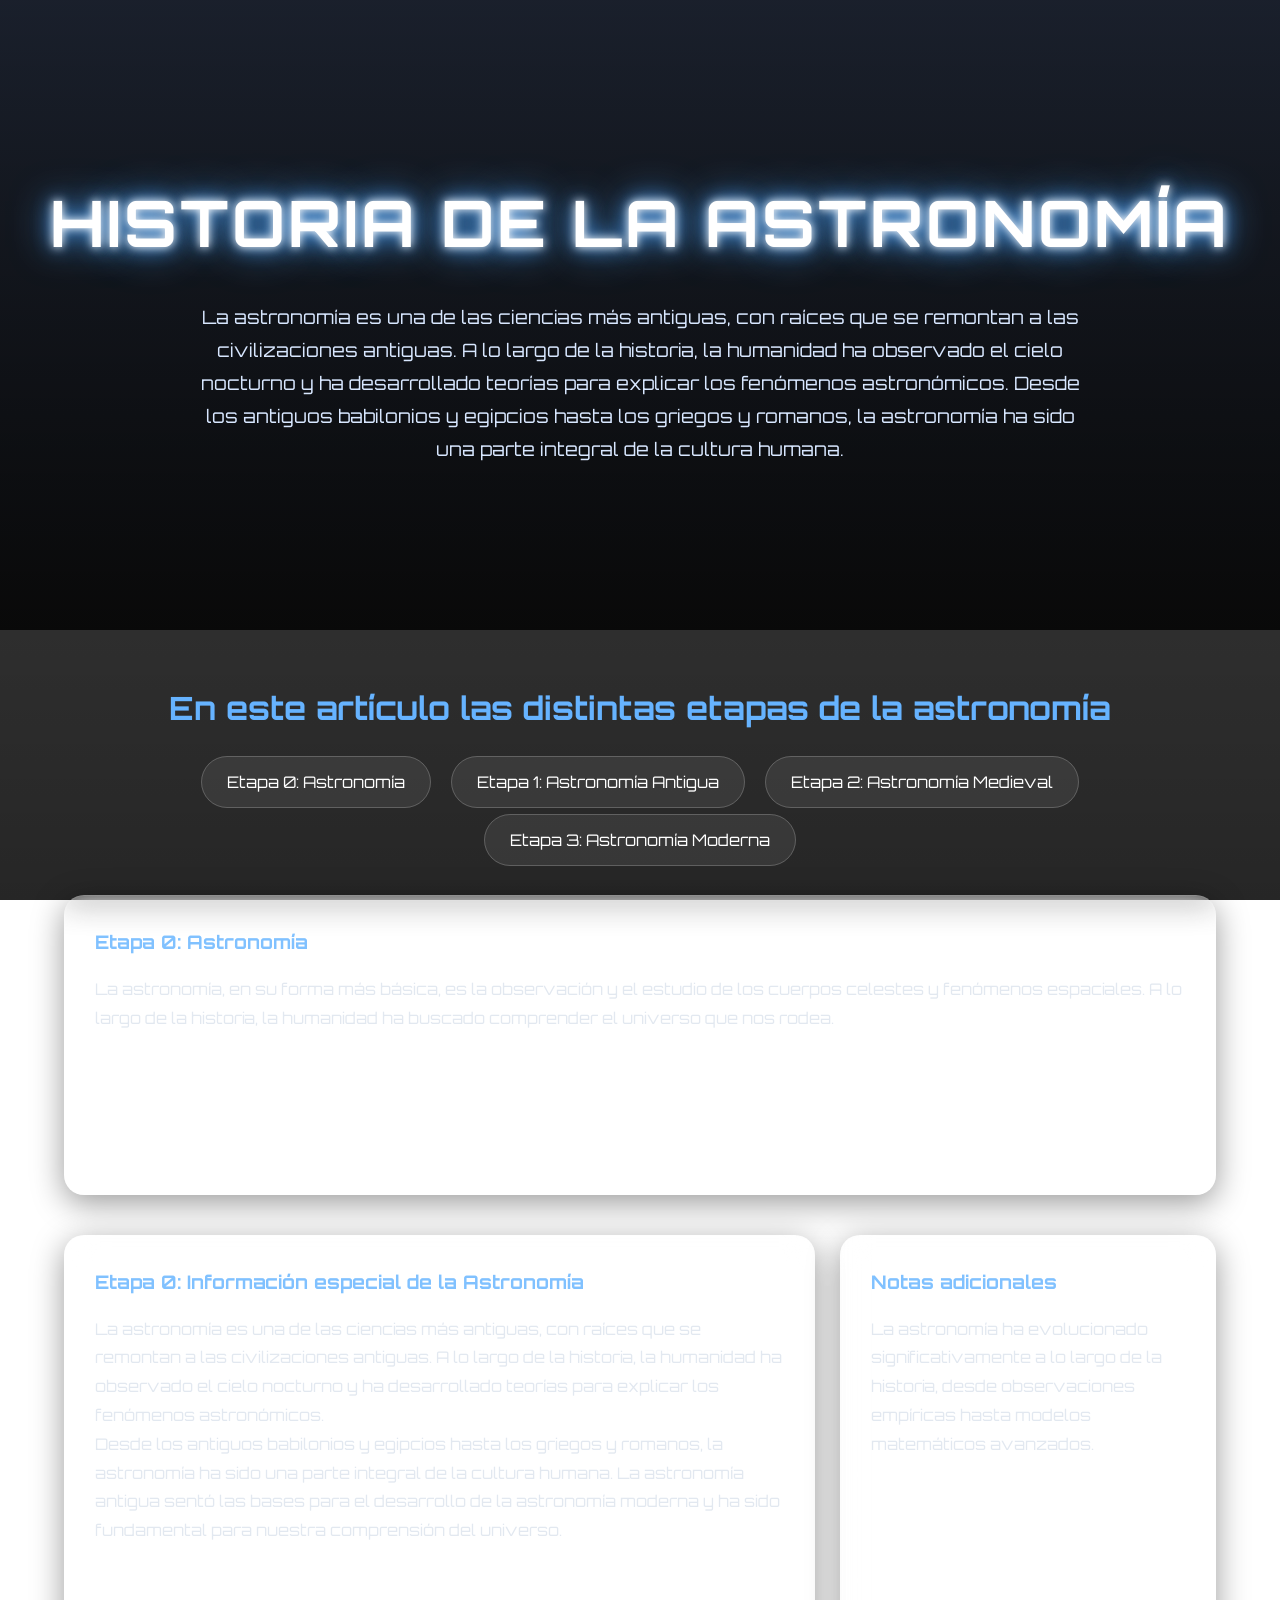
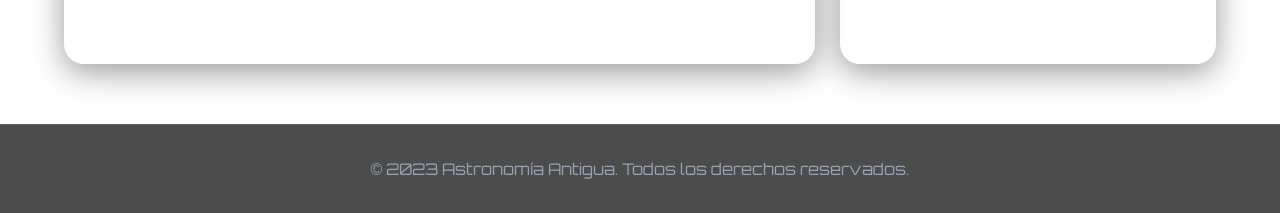
<file: Primer Parcial/Tareas/Tarea 5/Astronomía.html>
<!DOCTYPE html>
<html lang="en">
<head>
    <meta charset="UTF-8">
    <meta name="viewport" content="width=device-width, initial-scale=1.0">
    <title>Historia de la astronomía</title>
    <link rel="stylesheet" href="Astronomía.css">
</head>
<link href="https://fonts.googleapis.com/css2?family=Orbitron:wght@400;700&display=swap" rel="stylesheet">
<body>
    <header>
        <h1>Historia de la astronomía</h1>
        <p>La astronomía es una de las ciencias más antiguas, con raíces que se remontan a las civilizaciones antiguas. A lo largo de la historia, la humanidad ha observado el cielo nocturno y ha desarrollado teorías para explicar los fenómenos astronómicos. Desde los antiguos babilonios y egipcios hasta los griegos y romanos, la astronomía ha sido una parte integral de la cultura humana.</p>
    </header>
    <h2>En este artículo las distintas etapas de la astronomía</h2>
    <nav>
        <ul>
            <li><a href="Astronomía.html">Etapa 0: Astronomía</a></li>
            <li><a href="Astronomía_Antigua.html">Etapa 1: Astronomía Antigua</a></li>
            <li><a href="Astronomía_Medieval.html">Etapa 2: Astronomía Medieval</a></li>
            <li><a href="Astronomía_Moderna.html">Etapa 3: Astronomía Moderna</a></li>
        </ul>
    </nav>
    <section>
        <h3>Etapa 0: Astronomía</h3>
        <p>La astronomía, en su forma más básica, es la observación y el estudio de los cuerpos celestes y fenómenos espaciales. A lo largo de la historia, la humanidad ha buscado comprender el universo que nos rodea.</p>
        <ol>
            <li>Observación del cielo nocturno</li>
            <li>Desarrollo de teorías astronómicas</li>
            <li>Creación de calendarios y relojes</li>
        </ol>
    </section>
    <main>
        <article>
            <h3>Etapa 0: Información especial de la Astronomía</h3>
            <p>La astronomía es una de las ciencias más antiguas, con raíces que se remontan a las civilizaciones antiguas. A lo largo de la historia, la humanidad ha observado el cielo nocturno y ha desarrollado teorías para explicar los fenómenos astronómicos.</p>
            <p>Desde los antiguos babilonios y egipcios hasta los griegos y romanos, la astronomía ha sido una parte integral de la cultura humana. La astronomía antigua sentó las bases para el desarrollo de la astronomía moderna y ha sido fundamental para nuestra comprensión del universo.</p>
        </article>
        <aside>
            <h3>Notas adicionales</h3>
            <p>La astronomía ha evolucionado significativamente a lo largo de la historia, desde observaciones empíricas hasta modelos matemáticos avanzados.</p>
            <ul>
                <li>Desarrollo de telescopios</li>
                <li>Avances en la comprensión del universo</li>
                <li>Descubrimiento de nuevos planetas y cuerpos celestes</li>
            </ul>
        </aside>
    </main>
    <footer>
        <p>&copy; 2023 Astronomía Antigua. Todos los derechos reservados.</p>
    </footer>
</body>
</html>
</file>
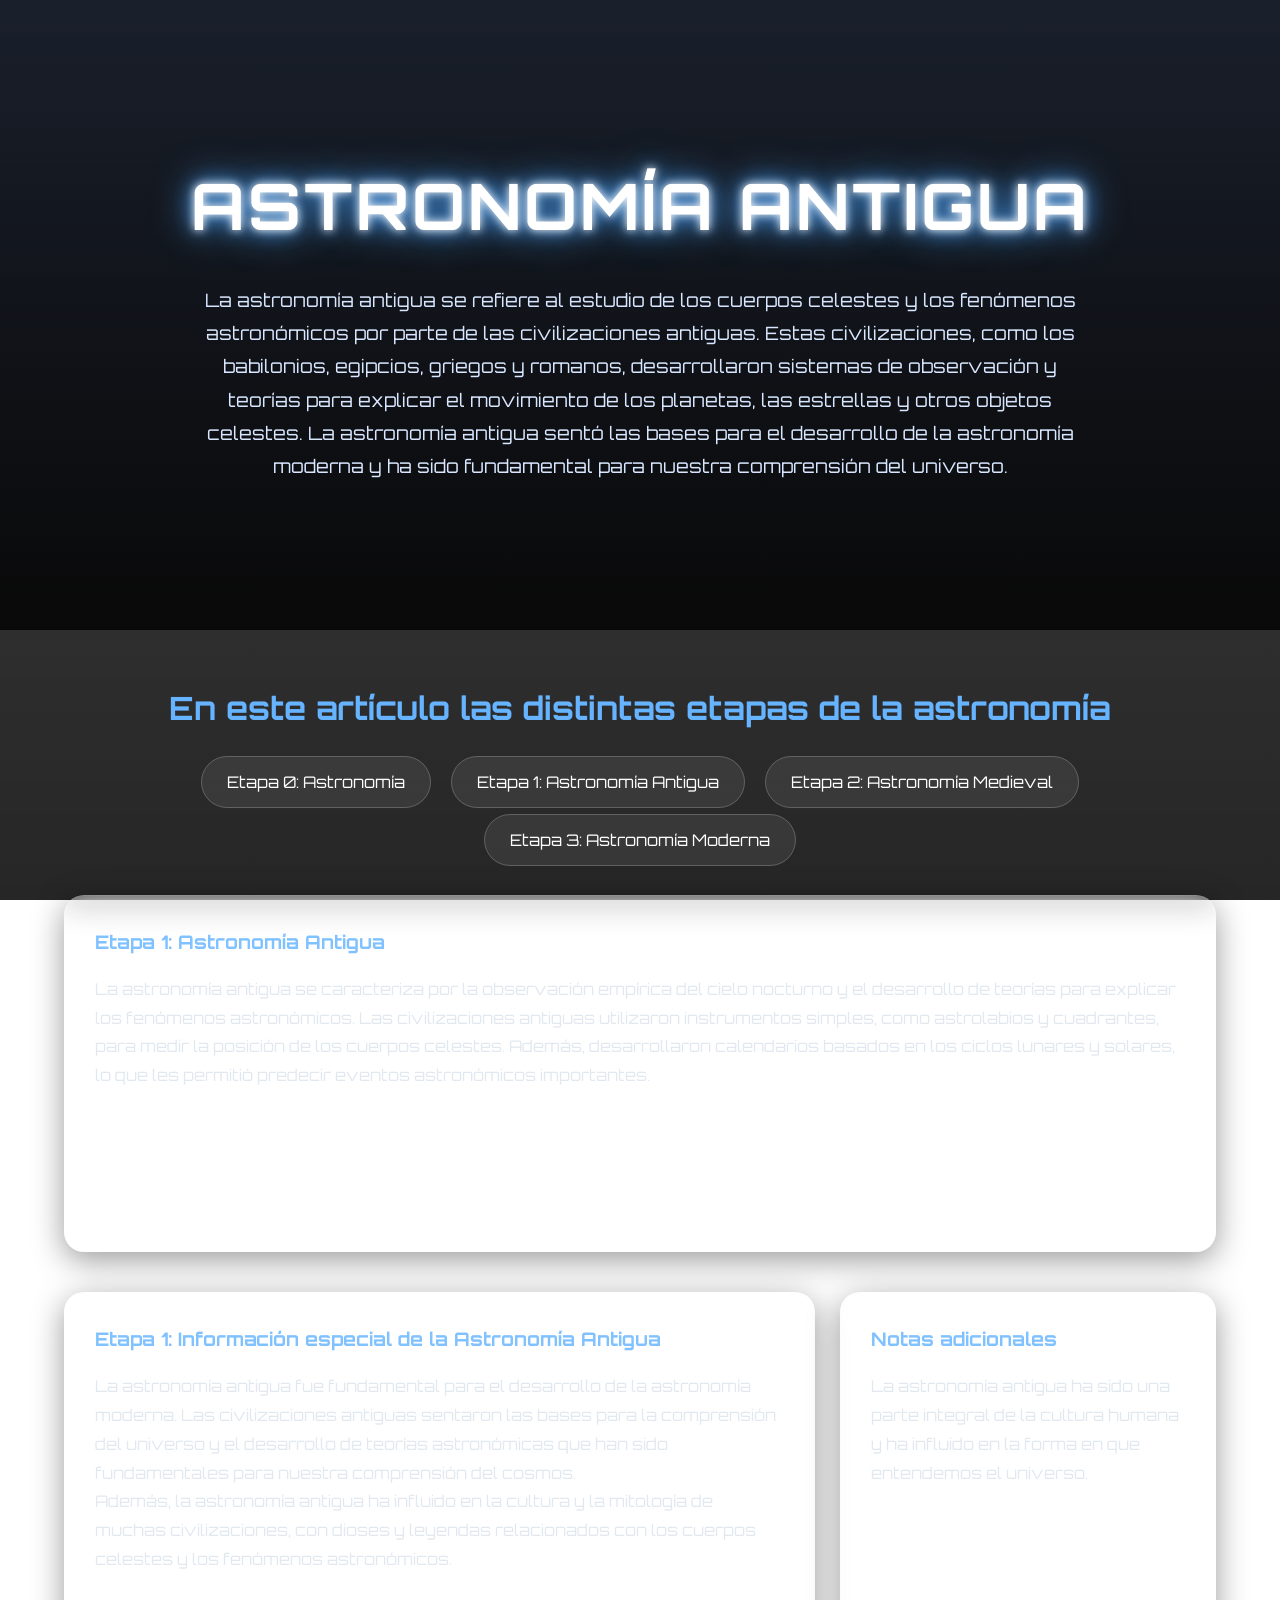
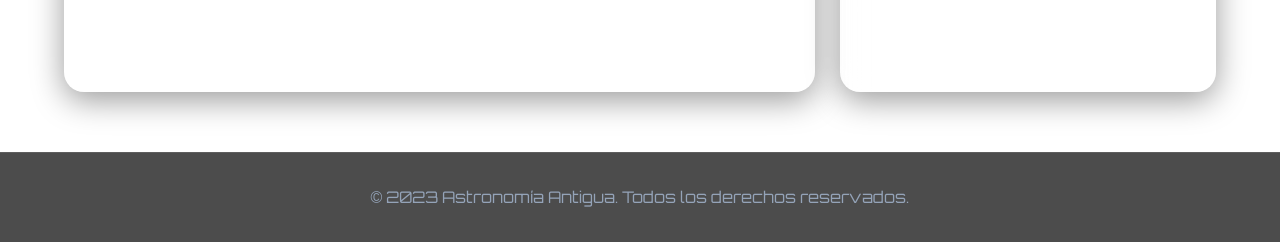
<file: Primer Parcial/Tareas/Tarea 5/Astronomía_Antigua.html>
<!DOCTYPE html>
<html lang="en">
<head>
    <meta charset="UTF-8">
    <meta name="viewport" content="width=device-width, initial-scale=1.0">
    <title>Historia de la astronomía antigua</title>
    <link rel="stylesheet" href="Astronomía.css">
</head>
<link href="https://fonts.googleapis.com/css2?family=Orbitron:wght@400;700&display=swap" rel="stylesheet">
<body>
    <header>
        <h1>Astronomía Antigua</h1>
        <p>La astronomía antigua se refiere al estudio de los cuerpos celestes y los fenómenos astronómicos por parte de las civilizaciones antiguas. Estas civilizaciones, como los babilonios, egipcios, griegos y romanos, desarrollaron sistemas de observación y teorías para explicar el movimiento de los planetas, las estrellas y otros objetos celestes. La astronomía antigua sentó las bases para el desarrollo de la astronomía moderna y ha sido fundamental para nuestra comprensión del universo.</p>
    </header>
        <h2>En este artículo las distintas etapas de la astronomía</h2>
    <nav>
        <ul>
            <li><a href="Astronomía.html">Etapa 0: Astronomía</a></li>
            <li><a href="Astronomía_Antigua.html">Etapa 1: Astronomía Antigua</a></li>
            <li><a href="Astronomía_Medieval.html">Etapa 2: Astronomía Medieval</a></li>
            <li><a href="Astronomía_Moderna.html">Etapa 3: Astronomía Moderna</a></li>
        </ul>
    </nav>
    <section>
        <h3>Etapa 1: Astronomía Antigua</h3>
        <p>La astronomía antigua se caracteriza por la observación empírica del cielo nocturno y el desarrollo de teorías para explicar los fenómenos astronómicos. Las civilizaciones antiguas utilizaron instrumentos simples, como astrolabios y cuadrantes, para medir la posición de los cuerpos celestes. Además, desarrollaron calendarios basados en los ciclos lunares y solares, lo que les permitió predecir eventos astronómicos importantes.</p>
        <ol>
            <li>Observación empírica del cielo nocturno</li>
            <li>Desarrollo de teorías astronómicas</li>
            <li>Creación de calendarios basados en ciclos lunares y solares</li>
        </ol>
    </section>
    <main>
        <article>
            <h3>Etapa 1: Información especial de la Astronomía Antigua</h3>
            <p>La astronomía antigua fue fundamental para el desarrollo de la astronomía moderna. Las civilizaciones antiguas sentaron las bases para la comprensión del universo y el desarrollo de teorías astronómicas que han sido fundamentales para nuestra comprensión del cosmos.</p>
            <p>Además, la astronomía antigua ha influido en la cultura y la mitología de muchas civilizaciones, con dioses y leyendas relacionados con los cuerpos celestes y los fenómenos astronómicos.</p>
        </article>
        <aside>
            <h3>Notas adicionales</h3>
            <p>La astronomía antigua ha sido una parte integral de la cultura humana y ha influido en la forma en que entendemos el universo.</p>
            <ul>
                <li>Desarrollo de instrumentos de observación</li>
                <li>Influencia en la cultura y mitología</li>
                <li>Fundamentos para la astronomía moderna</li>
            </ul>
        </aside>
    </main>
    <footer>
        <p>&copy; 2023 Astronomía Antigua. Todos los derechos reservados.</p>
    </footer>
</body>
</html>
</file>
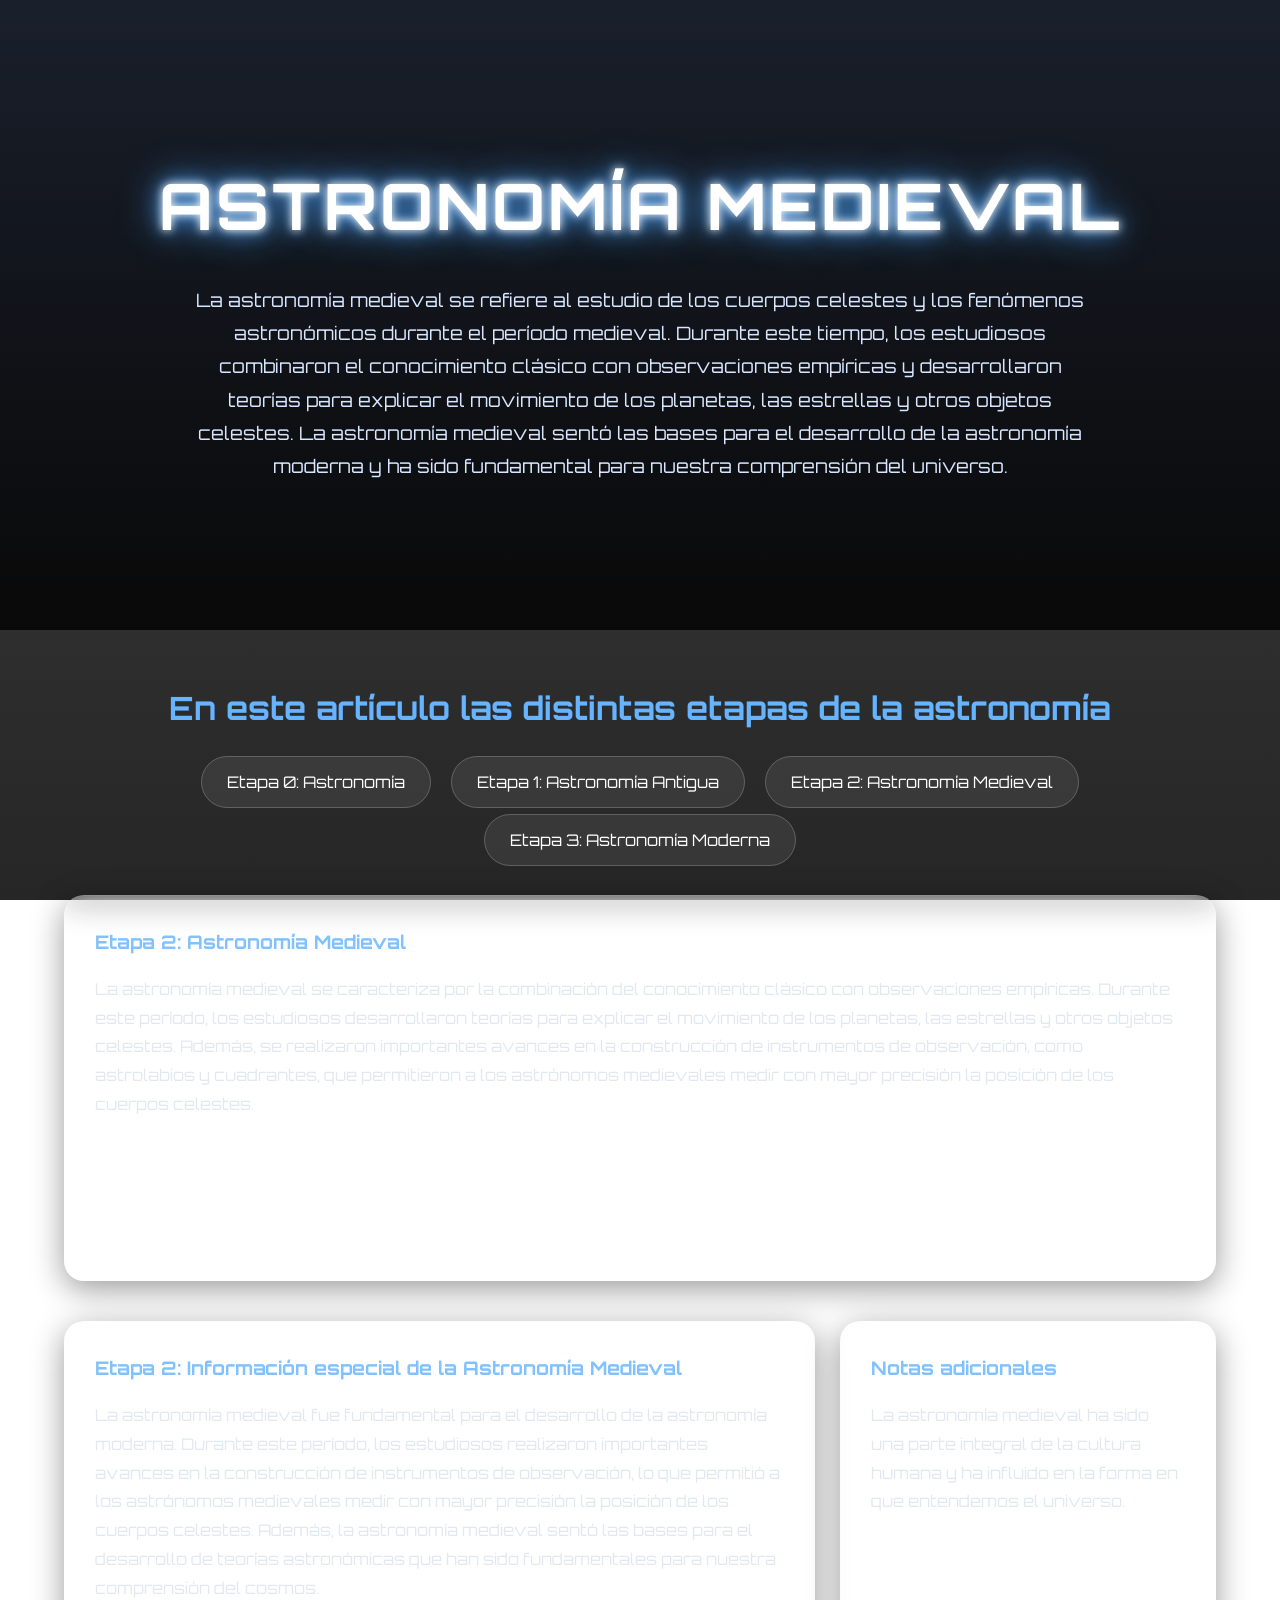
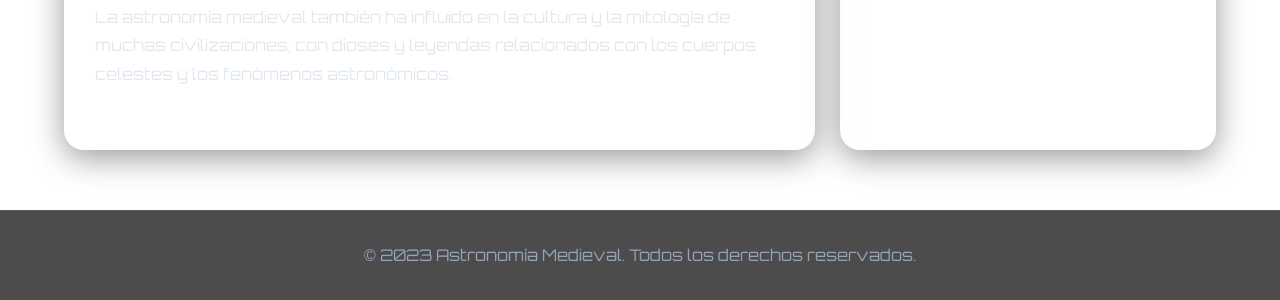
<file: Primer Parcial/Tareas/Tarea 5/Astronomía_Medieval.html>
<!DOCTYPE html>
<html lang="en">
<head>
    <meta charset="UTF-8">
    <meta name="viewport" content="width=device-width, initial-scale=1.0">
    <title>Historia de la astronomía medieval</title>
    <link rel="stylesheet" href="Astronomía.css">
</head>
<link href="https://fonts.googleapis.com/css2?family=Orbitron:wght@400;700&display=swap" rel="stylesheet">
<body>
    <header>
        <h1>Astronomía Medieval</h1>
        <p>La astronomía medieval se refiere al estudio de los cuerpos celestes y los fenómenos astronómicos durante el período medieval. Durante este tiempo, los estudiosos combinaron el conocimiento clásico con observaciones empíricas y desarrollaron teorías para explicar el movimiento de los planetas, las estrellas y otros objetos celestes. La astronomía medieval sentó las bases para el desarrollo de la astronomía moderna y ha sido fundamental para nuestra comprensión del universo.</p>
    </header>
        <h2>En este artículo las distintas etapas de la astronomía</h2>
    <nav>
        <ul>
            <li><a href="Astronomía.html">Etapa 0: Astronomía</a></li>
            <li><a href="Astronomía_Antigua.html">Etapa 1: Astronomía Antigua</a></li>
            <li><a href="Astronomía_Medieval.html">Etapa 2: Astronomía Medieval</a></li>
            <li><a href="Astronomía_Moderna.html">Etapa 3: Astronomía Moderna</a></li>
        </ul>
    </nav>
    <section>
        <h3>Etapa 2: Astronomía Medieval</h3>
        <p>La astronomía medieval se caracteriza por la combinación del conocimiento clásico con observaciones empíricas. Durante este período, los estudiosos desarrollaron teorías para explicar el movimiento de los planetas, las estrellas y otros objetos celestes. Además, se realizaron importantes avances en la construcción de instrumentos de observación, como astrolabios y cuadrantes, que permitieron a los astrónomos medievales medir con mayor precisión la posición de los cuerpos celestes.</p>
        <ol>
            <li>Combinación del conocimiento clásico con observaciones empíricas</li>
            <li>Desarrollo de teorías astronómicas</li>
            <li>Avances en la construcción de instrumentos de observación</li>
        </ol>
    </section>
    <main>
        <article>
            <h3>Etapa 2: Información especial de la Astronomía Medieval</h3>
            <p>La astronomía medieval fue fundamental para el desarrollo de la astronomía moderna. Durante este período, los estudiosos realizaron importantes avances en la construcción de instrumentos de observación, lo que permitió a los astrónomos medievales medir con mayor precisión la posición de los cuerpos celestes. Además, la astronomía medieval sentó las bases para el desarrollo de teorías astronómicas que han sido fundamentales para nuestra comprensión del cosmos.</p>
            <p>La astronomía medieval también ha influido en la cultura y la mitología de muchas civilizaciones, con dioses y leyendas relacionados con los cuerpos celestes y los fenómenos astronómicos.</p>
        </article>
        <aside>
            <h3>Notas adicionales</h3>
            <p>La astronomía medieval ha sido una parte integral de la cultura humana y ha influido en la forma en que entendemos el universo.</p>
            <ul>
                <li>Combinación del conocimiento clásico con observaciones empíricas</li>
                <li>Desarrollo de teorías astronómicas</li>
                <li>Avances en la construcción de instrumentos de observación</li>
            </ul>
        </aside>
    </main>
    <footer>
        <p>&copy; 2023 Astronomía Medieval. Todos los derechos reservados.</p>
    </footer>
</body>
</html>
</file>
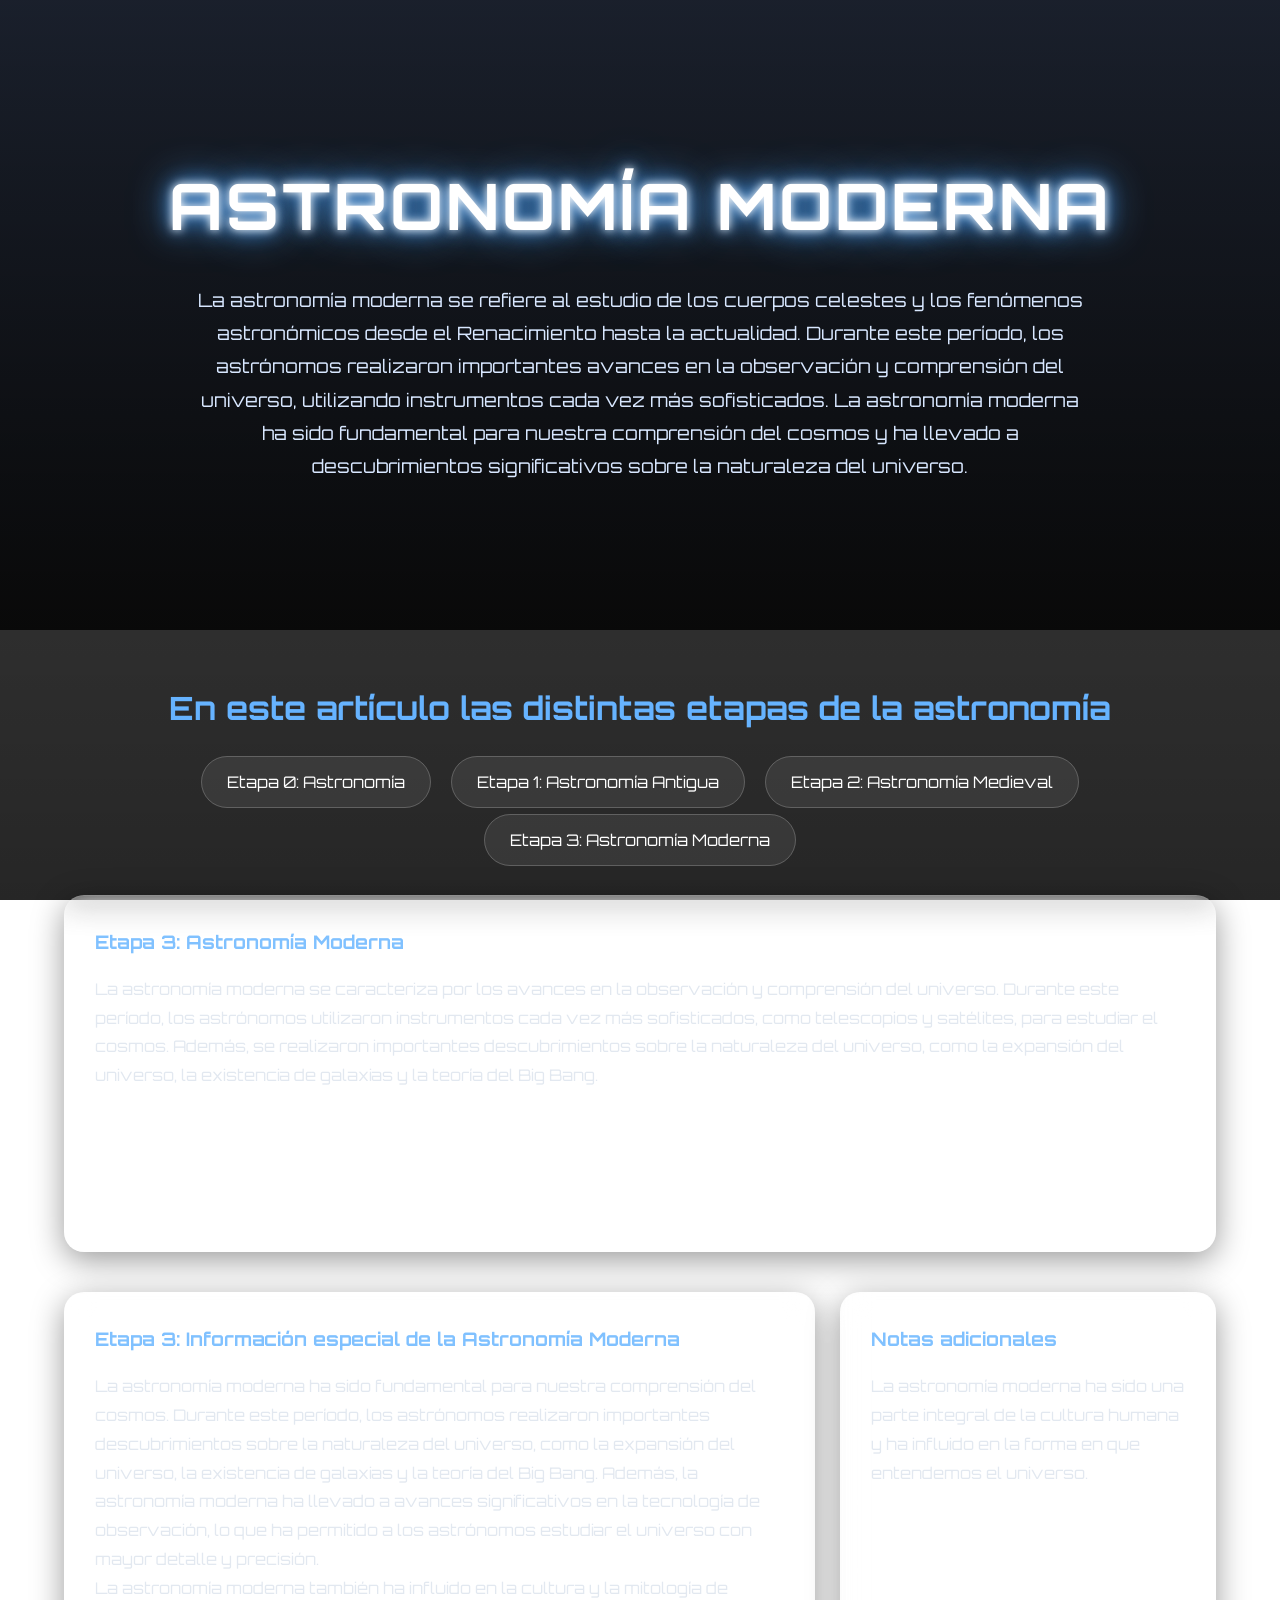
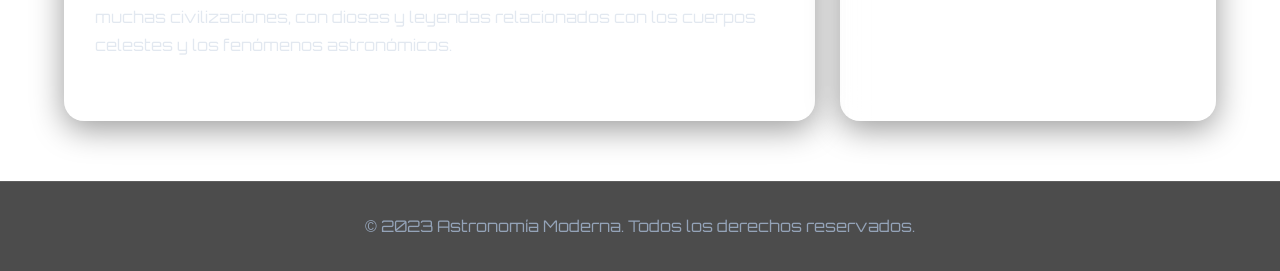
<file: Primer Parcial/Tareas/Tarea 5/Astronomía_Moderna.html>
<!DOCTYPE html>
<html lang="en">
<head>
    <meta charset="UTF-8">
    <meta name="viewport" content="width=device-width, initial-scale=1.0">
    <title>Historia de la astronomía moderna</title>
    <link rel="stylesheet" href="Astronomía.css">
</head>
<body>
    <link href="https://fonts.googleapis.com/css2?family=Orbitron:wght@400;700&display=swap" rel="stylesheet">
    <header>
        <h1>Astronomía Moderna</h1>
        <p>La astronomía moderna se refiere al estudio de los cuerpos celestes y los fenómenos astronómicos desde el Renacimiento hasta la actualidad. Durante este período, los astrónomos realizaron importantes avances en la observación y comprensión del universo, utilizando instrumentos cada vez más sofisticados. La astronomía moderna ha sido fundamental para nuestra comprensión del cosmos y ha llevado a descubrimientos significativos sobre la naturaleza del universo.</p>
    </header>
        <h2>En este artículo las distintas etapas de la astronomía</h2>
    <nav>
        <ul>
            <li><a href="Astronomía.html">Etapa 0: Astronomía</a></li>
            <li><a href="Astronomía_Antigua.html">Etapa 1: Astronomía Antigua</a></li>
            <li><a href="Astronomía_Medieval.html">Etapa 2: Astronomía Medieval</a></li>
            <li><a href="Astronomía_Moderna.html">Etapa 3: Astronomía Moderna</a></li>
        </ul>
    </nav>
    <section>
        <h3>Etapa 3: Astronomía Moderna</h3>
        <p>La astronomía moderna se caracteriza por los avances en la observación y comprensión del universo. Durante este período, los astrónomos utilizaron instrumentos cada vez más sofisticados, como telescopios y satélites, para estudiar el cosmos. Además, se realizaron importantes descubrimientos sobre la naturaleza del universo, como la expansión del universo, la existencia de galaxias y la teoría del Big Bang.</p>
        <ol>
            <li>Avances en la observación y comprensión del universo</li>
            <li>Uso de instrumentos sofisticados como telescopios y satélites</li>
            <li>Descubrimientos sobre la naturaleza del universo</li>
        </ol>
    </section>
    <main>
        <article>
            <h3>Etapa 3: Información especial de la Astronomía Moderna</h3>
            <p>La astronomía moderna ha sido fundamental para nuestra comprensión del cosmos. Durante este período, los astrónomos realizaron importantes descubrimientos sobre la naturaleza del universo, como la expansión del universo, la existencia de galaxias y la teoría del Big Bang. Además, la astronomía moderna ha llevado a avances significativos en la tecnología de observación, lo que ha permitido a los astrónomos estudiar el universo con mayor detalle y precisión.</p>
            <p>La astronomía moderna también ha influido en la cultura y la mitología de muchas civilizaciones, con dioses y leyendas relacionados con los cuerpos celestes y los fenómenos astronómicos.</p>
        </article>
        <aside>
            <h3>Notas adicionales</h3>
            <p>La astronomía moderna ha sido una parte integral de la cultura humana y ha influido en la forma en que entendemos el universo.</p>
            <ul>
                <li>Avances en la observación y comprensión del universo</li>
                <li>Uso de instrumentos sofisticados como telescopios y satélites</li>
                <li>Descubrimientos sobre la naturaleza del universo</li>
            </ul>
        </aside>
    </main>
    <footer>
        <p>&copy; 2023 Astronomía Moderna. Todos los derechos reservados.</p>
    </footer>
</body>
</html>
</file>
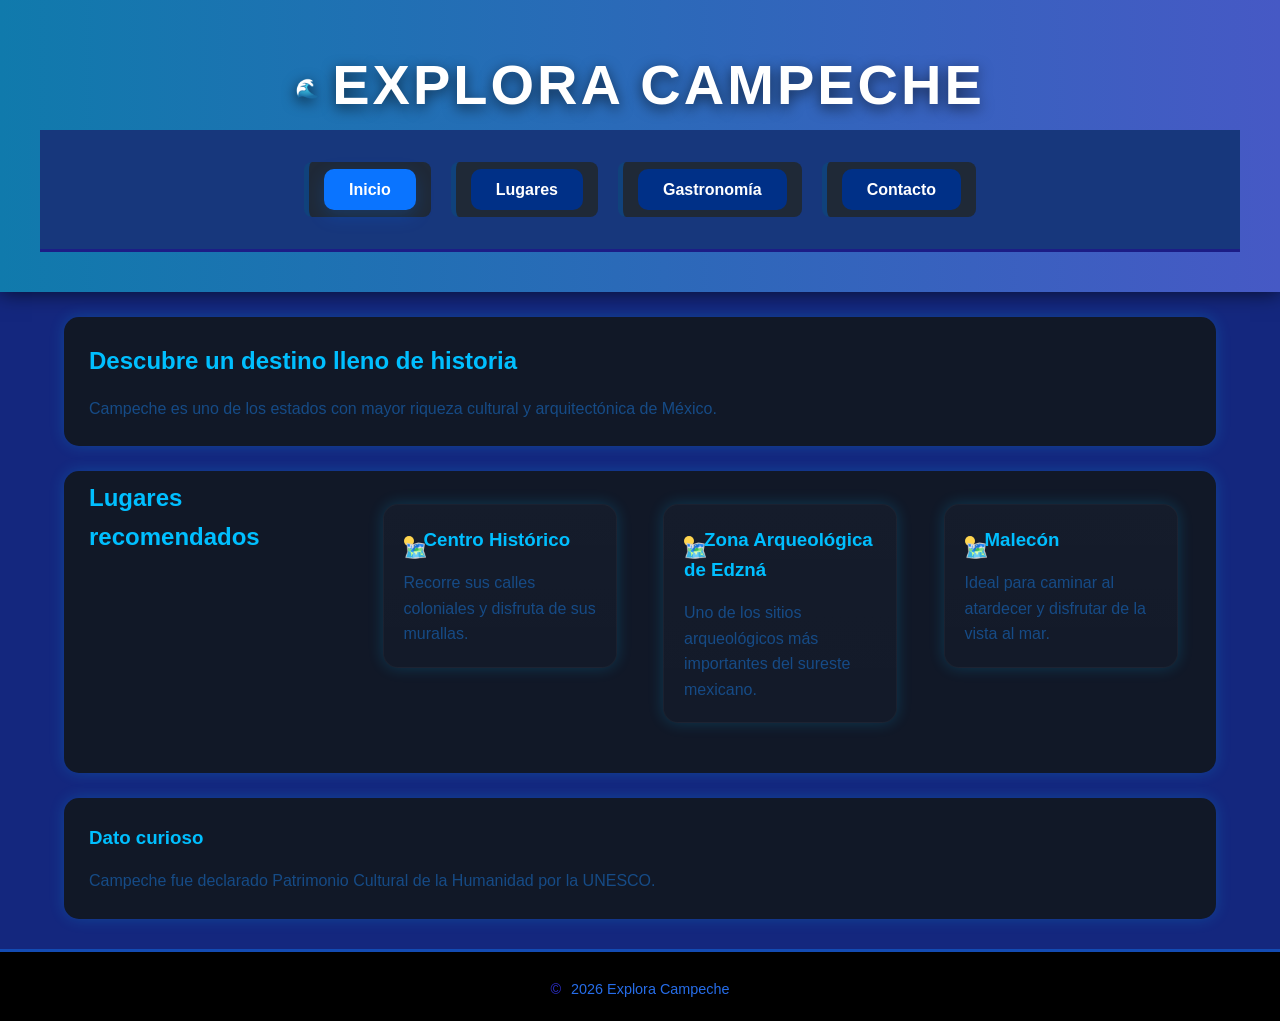
<file: Segundo Parcial/Tareas/Tarea1/Nuevospuntos.html>
<!DOCTYPE html>
<html lang="es">
<head>
    <meta charset="UTF-8">
    <meta name="viewport" content="width=device-width, initial-scale=1.0">
    <title>Explora Campeche</title>
    <link rel="stylesheet" href="styles.css">
</head>

<body>

<header>

    <h1 id="logo">Explora Campeche</h1>
    <nav>
        <ul class="menu">
            <li><a href="#">Inicio</a></li>
            <li><a href="#">Lugares</a></li>
            <li><a href="#">Gastronomía</a></li>
            <li><a href="#">Contacto</a></li>
        </ul>
    </nav>
</header>
<main>
    <section class="presentacion">
        <h2>Descubre un destino lleno de historia</h2>
        <p>
            Campeche es uno de los estados con mayor riqueza cultural y arquitectónica de México.
        </p>
    </section>
    <section id="destinos">
        <h2>Lugares recomendados</h2>
        <article class="tarjeta">
            <h3>Centro Histórico</h3>
            <p>
                Recorre sus calles coloniales y disfruta de sus murallas.
            </p>
        </article>
        <article class="tarjeta destacado">
            <h3>Zona Arqueológica de Edzná</h3>
            <p>
                Uno de los sitios arqueológicos más importantes del sureste mexicano.
            </p>
        </article>
        <article class="tarjeta">
            <h3>Malecón</h3>
            <p>
                Ideal para caminar al atardecer y disfrutar de la vista al mar.
            </p>
        </article>
    </section>
    <aside class="informacion">
        <h3>Dato curioso</h3>
        <p>
            Campeche fue declarado Patrimonio Cultural de la Humanidad por la UNESCO.
        </p>
    </aside>
</main>
<footer>
    <p id="copyright">
        2026 Explora Campeche
    </p>
</footer>

</body>
</html>
</file>
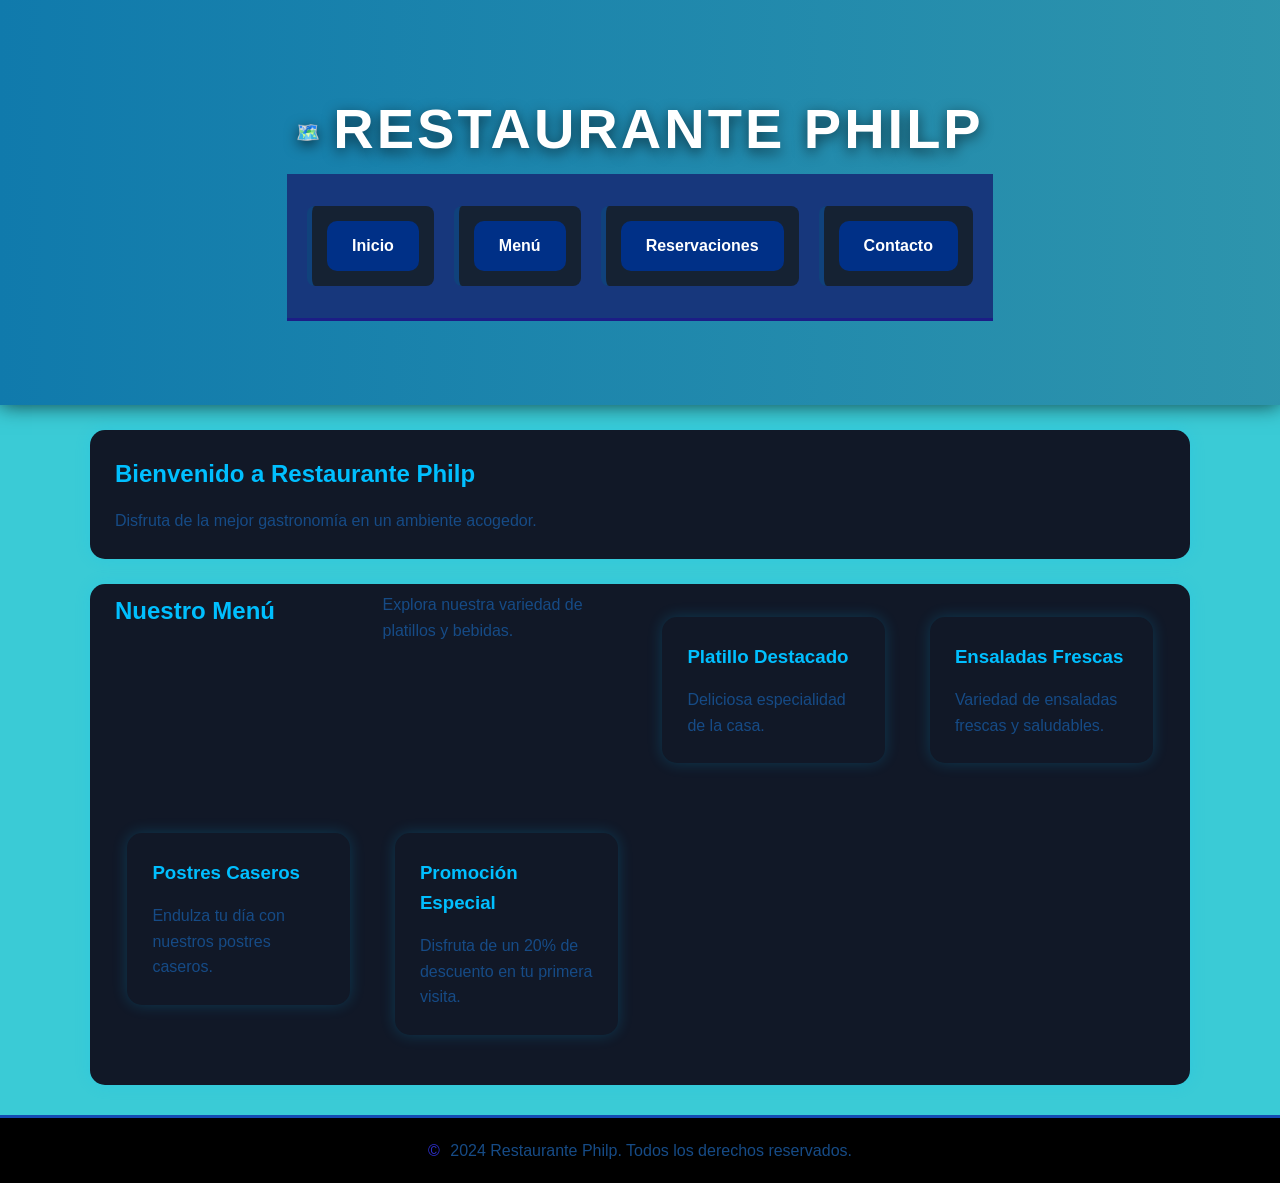
<file: Segundo Parcial/Tareas/Tarea2/Restaurante.html>
<!DOCTYPE html>
<html lang="en">
<head>
    <meta charset="UTF-8">
    <meta name="viewport" content="width=device-width, initial-scale=1.0">
    <title>Restaurante Philp</title>
    <link rel="stylesheet" href="Restaurante.css">
</head>
<body>
    <header>
        <h1 id="logo">Restaurante Philp</h1>
        <nav>
            <ul>
                <li><a href="index.html">Inicio</a></li>
                <li><a href="menu.html">Menú</a></li>
                <li><a href="reservaciones.html">Reservaciones</a></li>
                <li><a href="contacto.html">Contacto</a></li>
            </ul>
        </nav>
    </header>
    <main>
        <section class="bienvenida">
            <h2>Bienvenido a Restaurante Philp</h2>
            <p>Disfruta de la mejor gastronomía en un ambiente acogedor.</p>
        </section>
        <section id="menu">
            <h2>Nuestro Menú</h2>
            <p>Explora nuestra variedad de platillos y bebidas.</p>
        <article class="platillo">
                <h3>Platillo Destacado</h3>
                <p>Deliciosa especialidad de la casa.</p>
            </article>
            <article class="platillo">
                <h3>Ensaladas Frescas</h3>
                <p>Variedad de ensaladas frescas y saludables.</p>
            </article>
            <article class="platillo">
                <h3>Postres Caseros</h3>
                <p>Endulza tu día con nuestros postres caseros.</p>
            </article>
            <aside class="promocion">
                <h3>Promoción Especial</h3>
                <p>Disfruta de un 20% de descuento en tu primera visita.</p>
            </aside>
        </section>
    </main>
    <footer>
        <p id="copyright">2024 Restaurante Philp. Todos los derechos reservados.</p>
    </footer>
</body>
</html>
</file>
<file: actividadParticipacion1/Sitio.css>
body{
    font-family: 'Segoe UI', Tahoma, Geneva, Verdana, sans-serif;
    background: #1e42b8ce;
    color:aliceblue;
    line-height: 1.7;
}

header{
    background: linear-gradient(90deg,#0429a0,#11a18e);
    padding: 40px;
    text-align: center;
    box-shadow: 0 0 20px rgba(0,0,0,0.7);
}

nav{
    background:#111827;
    padding:20px;
    border-bottom: 3px solid #086a91;
}

nav ul{
    display:flex;
    justify-content:center;
    gap:20px;
    list-style:none;
    flex-wrap: wrap;
}

nav a{
    text-decoration:none;
    color:white;
    background:#003087;
    padding:12px 25px;
    border-radius:10px;
    transition:0.3s;
    font-weight:bold;
}

nav a:hover{
    background:#140c8bdc;
    transform:translateY(-5px);
    box-shadow:0 0 15px #10177cde;
}

section,
article,
aside{
    background:#0d44b9;
    margin:25px auto;
    width:90%;
    padding:25px;
    border-radius:15px;
    box-shadow:0 0 15px rgba(0,191,255,0.2);
    transition:0.3s;
}

footer{
    text-align: center;
    padding: 30px;
    background: #2e04a0;
    border-top:3px solid #10367c;
    margin-top:30px;
}
</file>
<file: Segundo Parcial/participacion4/assets/css/style.css>
/* =========================================
   Estilos Base (Mobile First)
   ========================================= */
* {
    box-sizing: border-box;
    margin: 0;
    padding: 0;
}

body {
    font-family: system-ui, -apple-system, sans-serif;
    line-height: 1.6;
    background-color: #f4f4f9;
    color: #333;
}

/* --- Componentes --- */
.header {
    background-color: #2c3e50;
    color: white;
    padding: 1.5rem;
    text-align: center;
}

.nav ul {
    list-style: none;
    padding-top: 1rem;
    display: flex;
    flex-direction: column; /* Móvil: enlaces apilados verticalmente */
    gap: 1rem;
}

.nav a {
    color: #ecf0f1;
    text-decoration: none;
    font-weight: bold;
}

.nav a:hover {
    color: #3498db;
}

.container {
    padding: 2rem 1rem;
    max-width: 1200px;
    margin: 0 auto;
}

.grid-articulos {
    display: grid;
    grid-template-columns: 1fr; /* Móvil: 1 sola columna */
    gap: 1.5rem;
}

.card {
    background: white;
    padding: 1.5rem;
    border-radius: 8px;
    box-shadow: 0 4px 6px rgba(0,0,0,0.1);
    transition: transform 0.3s ease;
}

.card:hover {
    transform: translateY(-5px);
}

.footer {
    text-align: center;
    padding: 1rem;
    background-color: #2c3e50;
    color: white;
    margin-top: 2rem;
}

/* =========================================
    ACTIVIDAD POR PARTICIPACIÓN:
   ========================================= */

/* PARTE 1 1: Celulares pequeños 
   Breakpoint sugerido: max-width: 480px 
   
   Nota teórica: Como usamos "Mobile First", el CSS base ya es para celulares. 
   Usaremos max-width aquí para afectar solo a pantallas MUY pequeñas.
   
   Objetivos:
   1. Reduce el padding de .header a 1rem.
   2. Reduce el tamaño de fuente del h1 a 1.5rem (tamaño por defecto es más grande).
   3. Reduce el padding de las .card a 1rem.
*/

@media screen and (max-width: 480px) {
    .header {
        padding: 1rem;
    }

    .header h1 {
        font-size: 1.5rem;
    }

    .card {
        padding: 1rem;
    }
}

/* PARTE 2: Pantallas medianas (Tablets) 
   Breakpoint sugerido: min-width: 768px 
   
   Objetivos:
   1. Convierte la navegación (.nav ul) en una fila horizontal (flex-direction: row) y céntrala.
   2. Modifica .grid-articulos para que muestre 2 columnas del mismo tamaño.
*/

@media screen and (min-width: 768px) {
    .nav ul {
        flex-direction: row;
        justify-content: center;
    }

    .grid-articulos {
        grid-template-columns: repeat(2, 1fr);
    }
}

/* PARTE 3: Pantallas grandes (Escritorio) 
   Breakpoint sugerido: min-width: 1024px 
   
   Objetivos:
   1. Modifica .header para que use display: flex. Alinea los elementos al centro verticalmente (align-items) y separa el h1 del nav a los extremos (justify-content: space-between).
   2. Modifica .nav ul para quitar el padding-top.
   3. Modifica .grid-articulos para que muestre 4 columnas del mismo tamaño.
*/

@media screen and (min-width: 1024px) {
    .header {
        display: flex;
        align-items: center;
        justify-content: space-between;
    }

    .nav ul {
        padding-top: 0;
    }

    .grid-articulos {
        grid-template-columns: repeat(4, 1fr);
    }
}
</file>
<file: Examen/Boot.css>
/* Estilos para el contenedor principal del directorio de usuarios */
::after {
    content: "";
    display: block;
    clear: both;
}

/* Estilos para el directorio de usuarios */
:root {
    --color-primario: #3498db;
    --color-secundario: #2ecc71;
    --color-terciario: #e74c3c;
    --fuente-base: 1rem;
}

/* Estilos generales */
body {
    background-color: #f4f6f9;
    font-family: Arial, Helvetica, sans-serif;
}

/* Estilos para la barra de navegación */
.navbar {
    box-shadow: 0 2px 8px rgba(0, 0, 0, 0.15);
}

/* Estilos para los botones */
.navbar-brand {
    font-weight: 700;
    letter-spacing: 0.04em;
}

/* Estilos para los botones de acción */
.container .row .card .btn-primary {
    background-color: var(--color-secundario);
    border-color: var(--color-secundario);
    color: #fff;
}

/* Estilos para los botones de acción al pasar el mouse o enfocar */
.container .row .card .btn-primary:hover,
.container .row .card .btn-primary:focus {
    background-color: var(--color-terciario);
    border-color: var(--color-terciario);
}

/* Estilos para las tarjetas de usuario */
.card {
    transition: transform 0.2s ease, box-shadow 0.2s ease;
}

/* Estilos para las tarjetas de usuario al pasar el mouse */
.card:hover {
    transform: translateY(-4px);
    box-shadow: 0 8px 20px rgba(0, 0, 0, 0.15);
}

/* Estilos para los modales */
.modal-content {
    border-radius: 0.75rem;
}
</file>
<file: Primer Parcial/Tareas/Tarea 4/Gamer.css>
/* RESET */
*{
    margin:0;
    padding:0;
    box-sizing:border-box;
}

/* FONDO GENERAL */
body{
    font-family: 'Segoe UI', Tahoma, Geneva, Verdana, sans-serif;
    background: #0b0f1a;
    color: white;
    line-height: 1.6;
}

/* HEADER */
header{
    background: linear-gradient(90deg,#003087,#107C10);
    padding: 40px;
    text-align: center;
    box-shadow: 0 0 20px rgba(0,0,0,0.7);
}

header h1{
    font-size: 3rem;
    letter-spacing: 2px;
    text-transform: uppercase;
}

header p{
    margin-top: 10px;
    font-size: 1.2rem;
    color: #dcdcdc;
}

/* TITULOS */
h2,h3{
    color:#00bfff;
    margin-bottom:15px;
}

/* MENU */
nav{
    background:#111827;
    padding:20px;
    border-bottom: 3px solid #107C10;
}

nav ul{
    display:flex;
    justify-content:center;
    gap:20px;
    list-style:none;
    flex-wrap: wrap;
}

nav a{
    text-decoration:none;
    color:white;
    background:#003087;
    padding:12px 25px;
    border-radius:10px;
    transition:0.3s;
    font-weight:bold;
}

nav a:hover{
    background:#107C10;
    transform:translateY(-5px);
    box-shadow:0 0 15px #107C10;
}

/* CONTENEDORES */
section,
article,
aside{
    background:#111827;
    margin:25px auto;
    width:90%;
    padding:25px;
    border-radius:15px;
    box-shadow:0 0 15px rgba(0,191,255,0.2);
    transition:0.3s;
}

section:hover,
article:hover,
aside:hover{
    transform:scale(1.01);
    box-shadow:0 0 25px rgba(0,191,255,0.5);
}

/* LISTAS */
ul{
    list-style:none;
}

li{
    background:#1f2937;
    margin:12px 0;
    padding:15px;
    border-left:5px solid #107C10;
    border-radius:8px;
    transition:0.3s;
}

li:hover{
    background:#374151;
    transform:translateX(8px);
}

/* LINKS */
a{
    color:#00bfff;
}

/* ASIDE NOTICIAS */
aside{
    border-left:5px solid #003087;
}

/* FOOTER */
footer{
    text-align:center;
    padding:20px;
    background:#000;
    border-top:3px solid #107C10;
    margin-top:30px;
}

/* RESPONSIVE */
@media(max-width:768px){

    header h1{
        font-size:2rem;
    }

    nav ul{
        flex-direction:column;
        align-items:center;
    }

    nav a{
        width:200px;
        text-align:center;
    }
}
</file>
<file: Primer Parcial/Tareas/Tarea 5/Astronomía.css>
*{
    margin:0;
    padding:0;
    box-sizing:border-box;
}

html{
    scroll-behavior:smooth;
}

body{
    font-family:'Orbitron', 'Segoe UI', Tahoma, Geneva, Verdana, sans-serif;
    color:#ffffff;
    line-height:1.8;

    background:
    linear-gradient(rgba(0,0,0,0.75),
    rgba(0,0,0,0.85)),
    url("https://images.unsplash.com/photo-1462331940025-496dfbfc7564");

    background-size:cover;
    background-position:center;
    background-attachment:fixed;
}

header{
    min-height:70vh;

    display:flex;
    flex-direction:column;
    justify-content:center;
    align-items:center;

    text-align:center;
    padding:50px;

    background:
    linear-gradient(
    rgba(0,10,30,0.6),
    rgba(0,0,0,0.8));
}

header h1{
    font-family: 'Orbitron', sans-serif;
    font-size:4rem;
    letter-spacing:3px;
    text-transform:uppercase;

    text-shadow:
    0 0 10px #ffffff,
    0 0 20px #4da6ff,
    0 0 40px #4da6ff;

    margin-bottom:20px;
}

header p{
    max-width:900px;
    font-size:1.15rem;
    color:#d8e7ff;
}

h2{
    text-align:center;
    margin:50px 0 30px;
    font-size:2rem;
    color:#66b3ff;
}

h3{
    color:#80c1ff;
    margin-bottom:15px;
}

nav{
    margin:30px auto;
    width:90%;
}

nav ul{
    list-style:none;

    display:flex;
    justify-content:center;
    gap:20px;
    flex-wrap:wrap;
}

nav a{
    text-decoration:none;
    color:white;

    padding:15px 25px;

    border:1px solid rgba(255,255,255,0.2);

    backdrop-filter:blur(12px);

    background:rgba(255,255,255,0.08);

    border-radius:50px;

    transition:0.4s;
}

nav a:hover{
    background:#0ea5e9;

    transform:
    translateY(-4px)
    scale(1.05);

    box-shadow:
    0 0 20px #38bdf8;
}

section,
article,
aside{

    background:rgba(255,255,255,0.08);

    backdrop-filter:blur(15px);

    border:1px solid rgba(255,255,255,0.1);

    border-radius:20px;

    padding:30px;

    box-shadow:
    0 8px 32px rgba(0,0,0,0.4);

    transition:0.4s;
}

section:hover,
article:hover,
aside:hover{

    transform:translateY(-5px);

    box-shadow:
    0 0 30px rgba(56,189,248,0.4);
}

section{
    width:90%;
    max-width:1200px;
    margin:auto;
}

section ol{
    margin-top:15px;
    margin-left:25px;
}

main{
    width:90%;
    max-width:1200px;

    margin:40px auto;

    display:grid;
    grid-template-columns:2fr 1fr;

    gap:25px;
}

ul li,
ol li{
    margin-bottom:10px;
}

p{
    color:#e2e8f0;
}

footer{

    margin-top:60px;

    text-align:center;

    padding:30px;

    background:rgba(0,0,0,0.7);

    border-top:
    1px solid rgba(255,255,255,0.1);
}

footer p{
    color:#94a3b8;
}

::-webkit-scrollbar{
    width:10px;
}

::-webkit-scrollbar-track{
    background:#020617;
}

::-webkit-scrollbar-thumb{
    background:#2563eb;
    border-radius:20px;
}

::-webkit-scrollbar-thumb:hover{
    background:#38bdf8;
}

@media(max-width:900px){

    header h1{
        font-size:2.5rem;
    }

    main{
        grid-template-columns:1fr;
    }

    nav ul{
        flex-direction:column;
        align-items:center;
    }

    nav a{
        width:250px;
        text-align:center;
    }
}
</file>
<file: Segundo Parcial/Tareas/Tarea1/styles.css>
*{
    margin:0;
    padding:0;
    box-sizing:border-box;
}

body{
    font-family: 'Segoe UI', Tahoma, Geneva, Verdana, sans-serif;
    background: #14277e;
    color: rgb(22, 75, 134);
    line-height: 1.6;
}

header{
    background: linear-gradient(90deg,#107aac,#4659c5);
    padding: 40px;
    text-align: center;
    box-shadow: 0 0 20px rgba(0,0,0,0.7);
}

header h1{
    font-size: 3rem;
    letter-spacing: 2px;
    text-transform: uppercase;
}

header p{
    margin-top: 10px;
    font-size: 1.2rem;
    color: #dcdcdc;
}

h2,h3{
    color:#00bfff;
    margin-bottom:15px;
}

nav{
    background:#17377c;
    padding:20px;
    border-bottom: 3px solid #1c1d86;
}

nav ul{
    display:flex;
    justify-content:center;
    gap:20px;
    list-style:none;
    flex-wrap: wrap;
}

nav a{
    text-decoration:none;
    color:white;
    background:#003087;
    padding:12px 25px;
    border-radius:10px;
    transition:0.3s;
    font-weight:bold;
}

nav a:hover{
    background:#144bc4;
    transform:translateY(-5px);
    box-shadow:0 0 15px #10757c;
}

section,
article,
aside{
    background:#111827;
    margin:25px auto;
    width:90%;
    padding:25px;
    border-radius:15px;
    box-shadow:0 0 15px rgba(0,191,255,0.2);
    transition:0.3s;
}

section:hover,
article:hover,
aside:hover{
    transform:scale(1.01);
    box-shadow:0 0 25px rgba(0,191,255,0.5);
}

ul{
    list-style:none;
}

li{
    background:#1f2937;
    margin:12px 0;
    padding:15px;
    border-left:5px solid #10427c;
    border-radius:8px;
    transition:0.3s;
}

li:hover{
    background:#0a3e91;
    transform:translateX(8px);
}

footer{
    text-align:center;
    padding:20px;
    background:#000;
    border-top:3px solid #134bb3;
    margin-top:30px;
}

#logo{
    font-size:3.5rem;
    color:#ffffff;
    text-shadow:0 4px 14px rgba(0,0,0,0.6);
    letter-spacing:3px;
}

#destinos{
    display:grid;
    grid-template-columns:repeat(auto-fit,minmax(220px,1fr));
    gap:20px;
    align-items:start;
    padding-top:8px;
}

#destinos .tarjeta{
    padding:20px;
    background:linear-gradient(180deg,rgba(255,255,255,0.02),rgba(255,255,255,0.01));
    border:1px solid rgba(255,255,255,0.03);
}

#destinos .tarjeta:first-child{
    border-left:4px solid #ffd54f;
    transform:translateY(-6px);
}

.menu li:first-child a{
    background:#0a74ff;
    box-shadow:0 6px 18px rgba(10,116,255,0.22);
}

section ul li:first-child,
aside ul li:first-child{
    border-left-color:#22c1ff;
}

#copyright{
    color:#266de9;
    font-size:0.9rem;
    margin-top:6px;
}

#logo::before{
    content:"🌊";
    margin-right:10px;
    font-size:1.2rem;
    vertical-align:middle;
}

#destinos .tarjeta h3::before{
    content:"🗺️";
    display:inline-block;
    width:10px;
    height:10px;
    background:#ffd54f;
    border-radius:50%;
    margin-right:10px;
    vertical-align:middle;
}

#copyright::before{
    content:"© ";
    color:#2d2fcf;
    margin-right:6px;
}
</file>
<file: Segundo Parcial/Tareas/Tarea2/Restaurante.css>
*{
    margin:0;
    padding:0;
    box-sizing:border-box; /* El box-sizing se usa para que el ancho y alto incluyan padding y borde */
}

body{
    font-family: 'Segoe UI', Tahoma, Geneva, Verdana, sans-serif;
    background: #11c1ced3;
    color: rgb(22, 75, 134);
    line-height: 1.6;
    width: 100%;
    min-height: 100vh;
}

header{
    background: linear-gradient(90deg,#107aac,#2a85a1c7);
    padding: clamp(24px, 4vw, 40px);
    text-align: center;
    box-shadow: 0 0 20px rgba(0,0,0,0.7);
    min-height: 45vh;
    display: flex;
    flex-direction: column;
    justify-content: center;
    align-items: center;
}

header h1{
    font-size: clamp(1.8rem, 4vw, 3rem);
    letter-spacing: 2px;
    text-transform: uppercase;
}

header p{
    margin-top: 10px;
    font-size: clamp(1rem, 2vw, 1.2rem);
    color: #dcdcdc;
}

h2,h3{
    color:#00bfff;
    margin-bottom:15px;
}

nav{
    background:#17377c;
    padding: clamp(15px, 2vw, 20px);
    border-bottom: 3px solid #1c1d86;
}

nav ul{
    display:flex;
    justify-content:center;
    gap: clamp(10px, 2vw, 20px);
    list-style:none;
    flex-wrap: wrap;
}

nav a{
    text-decoration:none;
    color:white;
    background:#003087;
    padding: clamp(10px, 2vw, 12px) clamp(16px, 3vw, 25px);
    border-radius:10px;
    transition:0.3s;
    font-weight:bold;
    display: inline-block;
}

nav a:hover{
    background:#144bc4;
    transform:translateY(-5px);
    box-shadow:0 0 15px #10757c;
}

section,
article,
aside{
    background:#111827;
    margin:25px auto;
    width:min(90%, 1100px);
    padding:clamp(18px, 3vw, 25px);
    border-radius:15px;
    box-shadow:0 0 15px rgba(0,191,255,0.2);
    transition:0.3s;
}

section:hover,
article:hover,
aside:hover{
    transform:scale(1.01);
    box-shadow:0 0 25px rgba(0,191,255,0.5);
}

ul{
    list-style:none;
}

li{
    background:#152233;
    margin:12px 0;
    padding:15px;
    border-left:5px solid #10427c;
    border-radius:8px;
    transition:0.3s;
}

li:hover{
    background:#0a3e91;
    transform:translateX(8px);
}

footer{
    text-align:center;
    padding:clamp(16px, 3vw, 20px);
    background:#000;
    border-top:3px solid #134bb3;
    margin-top:30px;
}

#logo{
    font-size:3.5rem;
    color:#ffffff;
    text-shadow:0 4px 14px rgba(0,0,0,0.6);
    letter-spacing:3px;
}

#logo::before{
    content:"🗺️";
    margin-right:10px;
    font-size:1.2rem;
    vertical-align:middle;
}

#menu{
    display:grid;
    grid-template-columns:repeat(auto-fit,minmax(220px,1fr));
    gap:20px;
    align-items:start;
    padding-top:8px;
}

#menu .tarjeta{
    padding:20px;
    background:linear-gradient(180deg,rgba(255,255,255,0.02),rgba(255,255,255,0.01));
    border:1px solid rgba(255,255,255,0.03);
}

#menu .tarjeta:first-child{
    border-left:4px solid #ffd54f;
    transform:translateY(-6px);
}

.menu li:first-child a{
    background:#0a74ff;
    box-shadow:0 6px 18px rgba(10,116,255,0.22);
}

section ul li:first-child,
aside ul li:first-child{
    border-left-color:#22c1ff;
}

#copyright::before{
    content:"© ";
    color:#2d2fcf;
    margin-right:6px;
    max-width: 10px;
}

/*px -> se usó px para los bordes y sombras, para que se vean bien en cualquier pantalla
rem -> se usó rem para los tamaños de fuente, para que se adapten mejor a la configuración del usuario
% -> Se usó porcentaje y tamaños relativos para que la página se adapte mejor.
vh -> Se usó vh para el header y footer, para que se adapte a la altura de la pantalla
vw -> se usó vw para los paddings y márgenes, para que se adapten al ancho de la pantalla
*/
</file>
